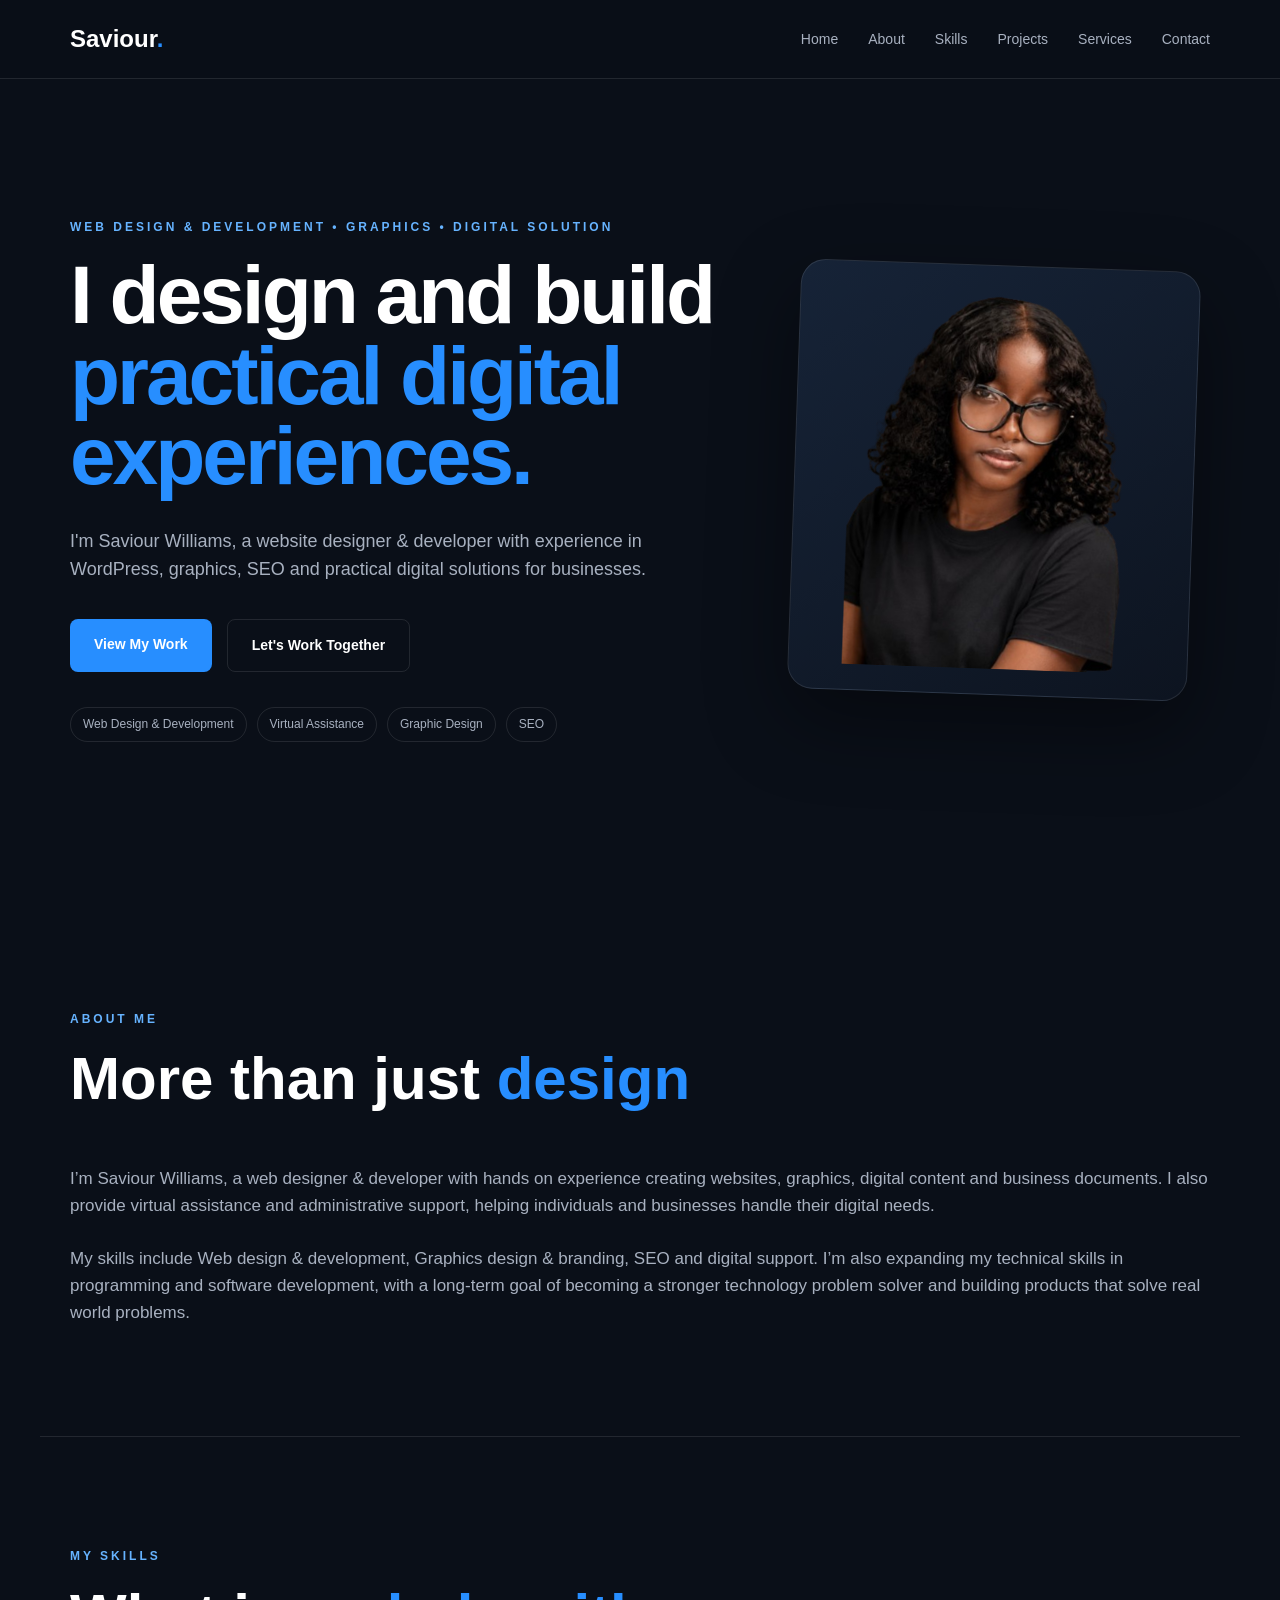
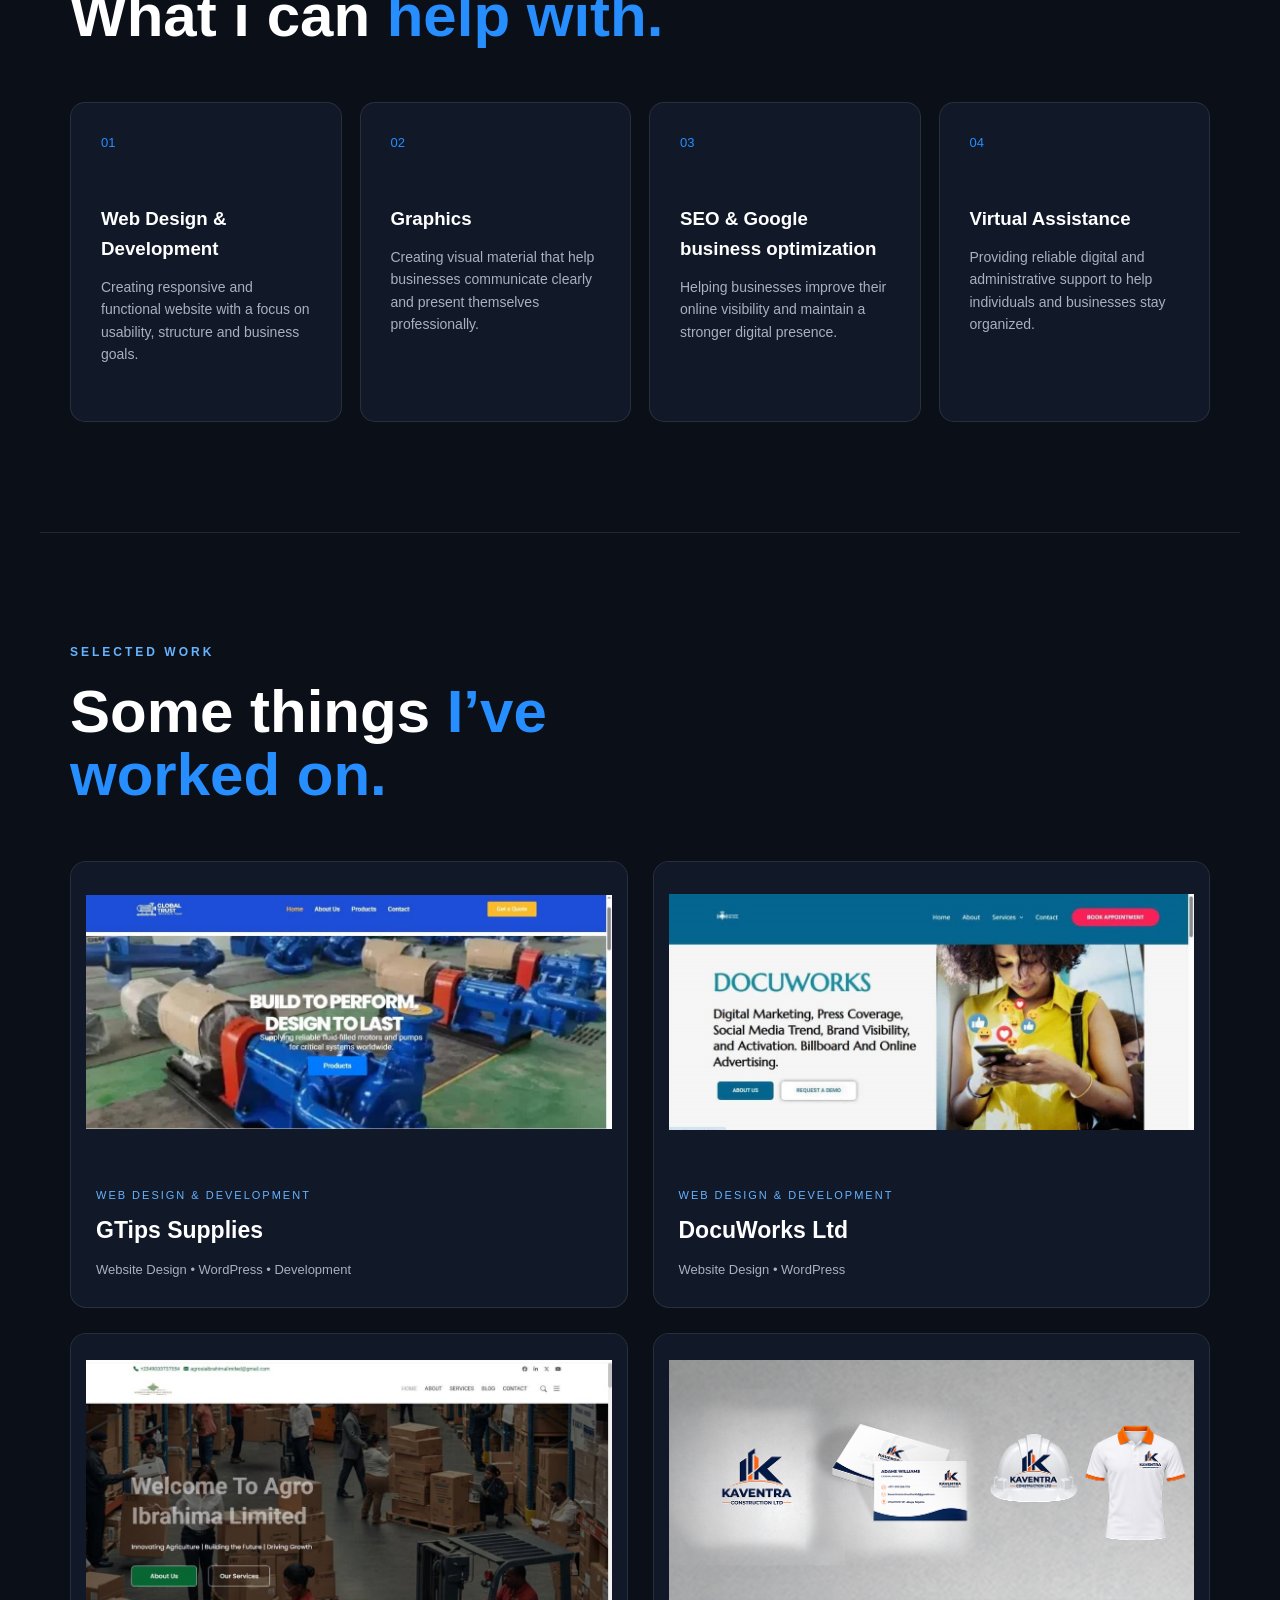
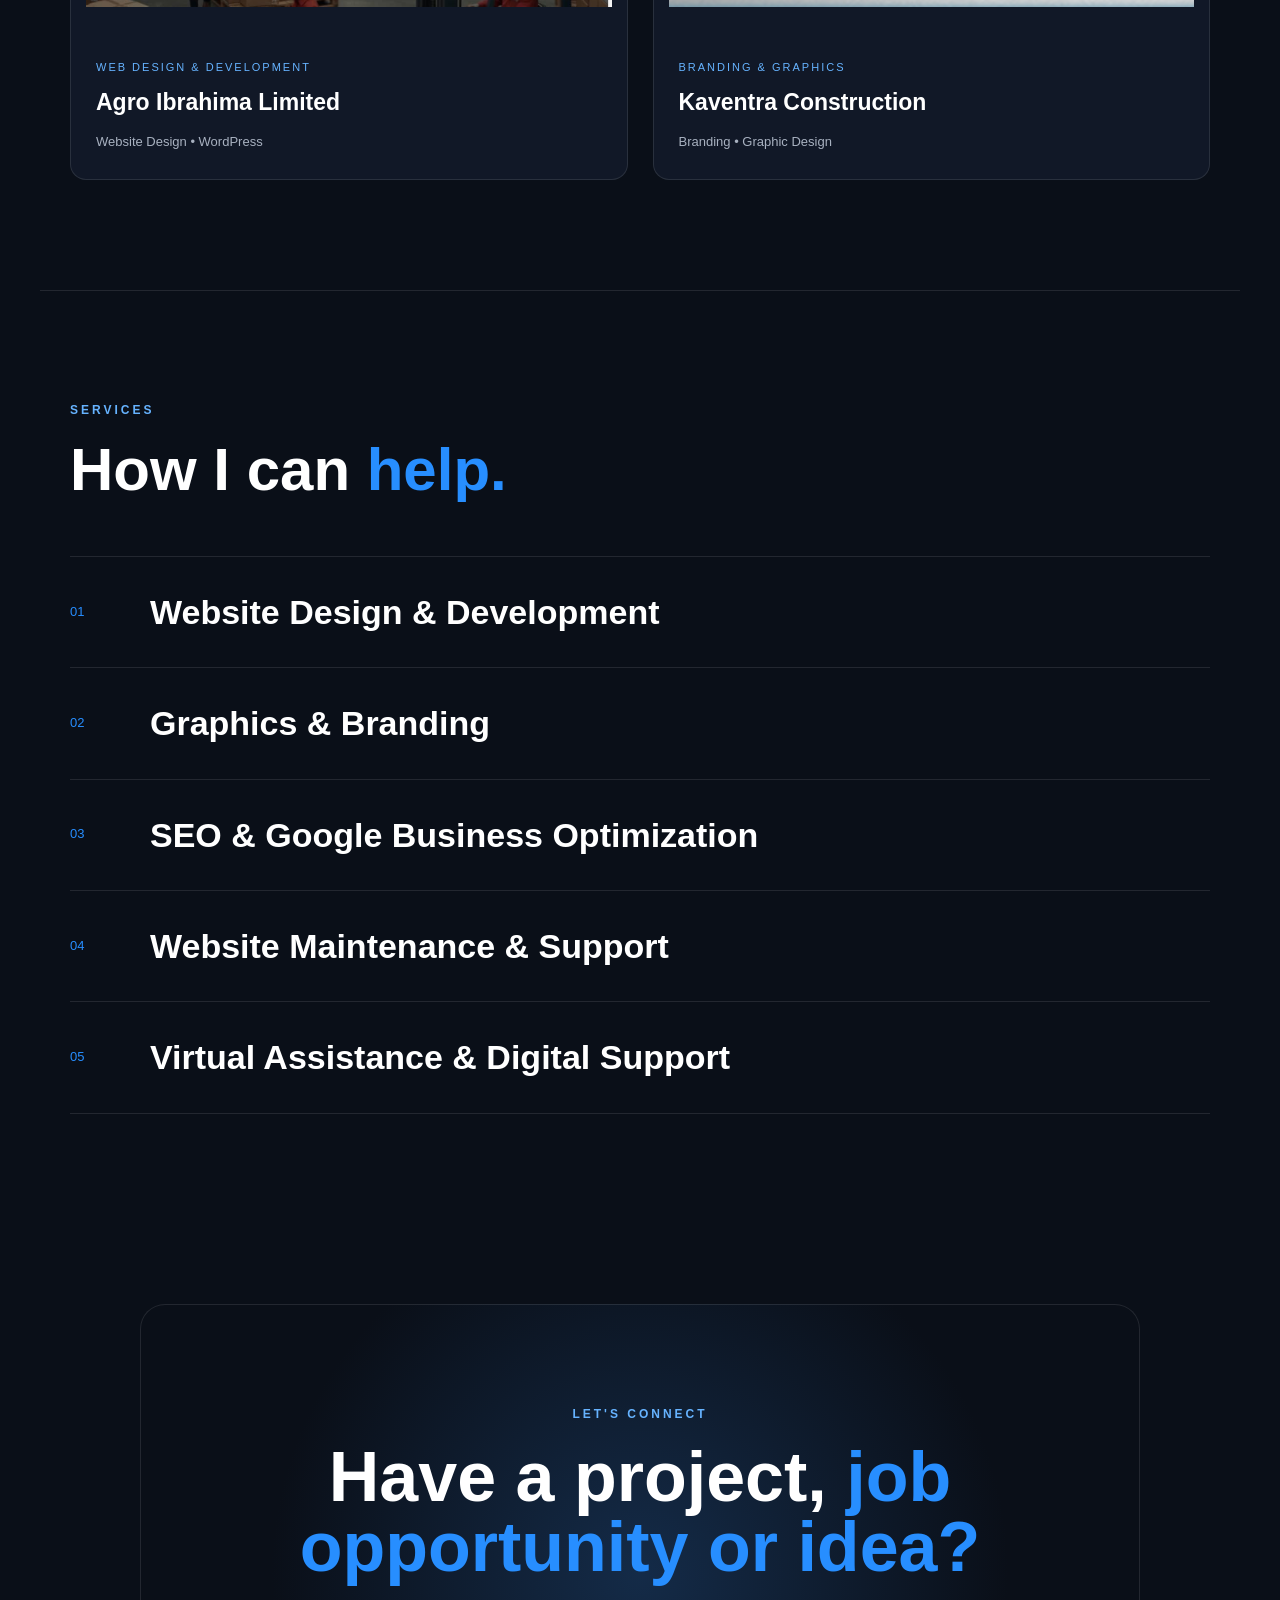
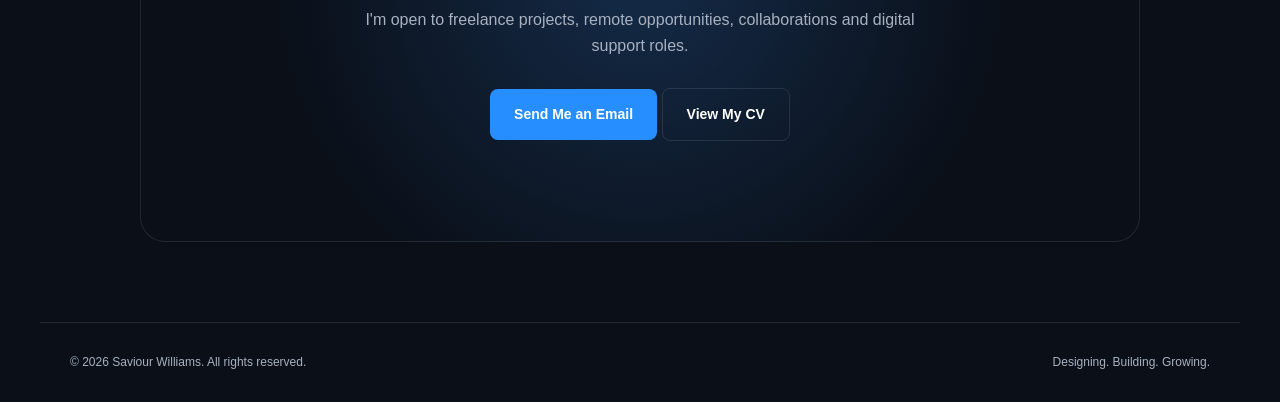
<file: index.html>
<!DOCTYPE html>
<html lang="en">
<head>
    <meta charset="UTF-8">
    <meta name="viewport" content="width=device-width, initial-scale=1.0">

    <title>Saviour Williams | Digital & Web Professional</title>

    <meta
        name="description"
        content="Saviour Williams — Web Designer, WordPress Specialist, Graphics Designer and Digital Problem Solver."
    >

    <link rel="stylesheet" href="style.css">
</head>

<body>

    <!-- NAVIGATION -->
    <header class="header">
        <nav class="navbar">

            <a href="#home" class="logo">
                Saviour<span>.</span>
            </a>

            <button class="menu-toggle" id="menuToggle" aria-label="Open navigation">
                ☰
            </button>

            <ul class="nav-links" id="navLinks">
    <li><a href="index.html">Home</a></li>
    <li><a href="about.html">About</a></li>
    <li><a href="skills.html">Skills</a></li>
    <li><a href="projects.html">Projects</a></li>
    <li><a href="services.html">Services</a></li>
    <li><a href="contact.html">Contact</a></li>
</ul>


        </nav>
    </header>


    <!-- HERO -->
    <main>

        <section class="hero" id="home">

            <div class="hero-content">

                <p class="eyebrow">
                    WEB DESIGN & DEVELOPMENT • GRAPHICS  • DIGITAL SOLUTION
                </p>

                <h1>
                    I design and build
                    <span>practical digital experiences.</span>
                </h1>

                <p class="hero-text">
                    I'm Saviour Williams, a website designer & developer
                    with experience in WordPress, graphics, SEO and practical digital
                    solutions for businesses.
                </p>

                <div class="hero-buttons">
                    <a href="projects.html" class="btn primary-btn">
                        View My Work
                    </a>

                    <a href="contact.html" class="btn secondary-btn">
                        Let's Work Together
                    </a>
                </div>

                <div class="hero-skills">
                    <span>Web Design & Development </span>
                    <span>Virtual Assistance </span>
                    <span>Graphic Design </span>
                    <span>SEO</span>
                </div>

            </div>


            <div class="hero-visual">

    <div class="visual-card">

        <img src="images/saviour.jpg" alt="Saviour Williams">

    </div>

</div>


        </section>


        <!-- ABOUT -->
        <section class="section about" id="about">

            <div class="section-heading">
                <p class="eyebrow">ABOUT ME</p>

                <h2>
                    More than just
                    <span>design</span>
                </h2>
            </div>

            <div class="about-content">

                <p>
                    I’m Saviour Williams, a web designer & developer with
                    hands on experience creating websites, graphics, digital content and
                    business documents. I also provide virtual assistance and administrative
                    support, helping individuals and businesses handle their digital needs.
                </p>

                <p>
                    My skills include Web design & development, Graphics design & branding,
                    SEO and digital support. I’m also expanding my
                    technical skills in programming and software development,
                    with a long-term goal of becoming a stronger technology problem solver
                    and building products that solve real world problems.
                </p>

            </div>

        </section>


        <!-- SKILLS -->
        <section class="section skills" id="skills">

            <div class="section-heading">
                <p class="eyebrow">MY SKILLS </p>

                <h2>
                    What i can
                    <span>help with.</span>
                </h2>
            </div>

            <div class="skills-grid">

                <article class="skill-card">
                    <div class="skill-number">01</div>
                    <h3>Web Design & Development </h3>
                    <p>
                        Creating responsive and functional website with a
                        focus on usability, structure and business goals.
                    </p>
                   <div class="skill-tags">
                       </div>
                    </article>



                <article class="skill-card">
                    <div class="skill-number">02</div>
                    <h3>Graphics </h3>
                    <p>
                        Creating visual material that help businesses
                        communicate clearly and present themselves professionally.
                    </p>
                </article>

                <article class="skill-card">
                    <div class="skill-number">03</div>
                    <h3>SEO & Google business optimization </h3>
                    <p>
                        Helping businesses improve their online visibility
                        and maintain a stronger digital presence.
                    </p>
                </article>

                <article class="skill-card">
                    <div class="skill-number">04</div>
                    <h3>Virtual Assistance </h3>
                    <p>
                        Providing reliable digital and administrative support
                        to help individuals and businesses stay organized.
                    </p>
                </article>

            </div>

        </section>


        <!-- PROJECTS -->
<section class="section projects" id="projects">

    <div class="section-heading">
        <p class="eyebrow">SELECTED WORK</p>

        <h2>
            Some things
            <span>I’ve worked on.</span>
        </h2>
    </div>

    <div class="projects-grid">

        <!-- PROJECT 01 -->
        <article class="project-card">

            <div class="project-image">
                <img
                    src="images/gtips.jpg"
                    alt="GTips Supplies website"
                >
            </div>

            <div class="project-info">
                <p class="project-category">
                    WEB DESIGN & DEVELOPMENT
                </p>

                <h3>GTips Supplies</h3>

                <span>
                    Website Design • WordPress • Development
                </span>
            </div>

        </article>


        <!-- PROJECT 02 -->
        <article class="project-card">

            <div class="project-image">
                <img
                    src="images/docuworks.jpg"
                    alt="DocuWorks Ltd website"
                >
            </div>

            <div class="project-info">
                <p class="project-category">
                    WEB DESIGN & DEVELOPMENT
                </p>

                <h3>DocuWorks Ltd</h3>

                <span>
                    Website Design • WordPress
                </span>
            </div>

        </article>


        <!-- PROJECT 03 -->
        <article class="project-card">

            <div class="project-image">
                <img
                    src="images/agro-ibrahima.jpg"
                    alt="Agro Ibrahima Limited website"
                >
            </div>

            <div class="project-info">
                <p class="project-category">
                    WEB DESIGN & DEVELOPMENT
                </p>

                <h3>Agro Ibrahima Limited</h3>

                <span>
                    Website Design • WordPress
                </span>
            </div>

        </article>


        <!-- PROJECT 04 -->
        <article class="project-card">

            <div class="project-image">
                <img
                    src="images/kaventra.jpg"
                    alt="Kaventra Construction branding"
                >
            </div>

            <div class="project-info">
                <p class="project-category">
                    BRANDING & GRAPHICS
                </p>

                <h3>Kaventra Construction</h3>

                <span>
                    Branding • Graphic Design
                </span>
            </div>

        </article>

    </div>

</section>



        <!-- SERVICES -->
<section class="section services" id="services">

    <div class="section-heading">
        <p class="eyebrow">SERVICES</p>

        <h2>
            How I can
            <span>help.</span>
        </h2>
    </div>

    <div class="services-list">

        <div>
            <span>01</span>
            <h3>Website Design & Development</h3>
        </div>

        <div>
            <span>02</span>
            <h3>Graphics & Branding</h3>
        </div>

        <div>
            <span>03</span>
            <h3>SEO & Google Business Optimization</h3>
        </div>

        <div>
            <span>04</span>
            <h3>Website Maintenance & Support</h3>
        </div>

        <div>
            <span>05</span>
            <h3>Virtual Assistance & Digital Support</h3>
        </div>

    </div>

</section>

        <!-- CONTACT -->
<section class="contact" id="contact">

    <p class="eyebrow">LET'S CONNECT</p>

    <h2>
        Have a project,
        <span>job opportunity or idea?</span>
    </h2>

    <p>
        I'm open to freelance projects, remote opportunities,
        collaborations and digital support roles.
    </p>

    <div class="contact-buttons">

        <a href="mailto:saviourwilly4@gmail.com" class="btn primary-btn">
            Send Me an Email
        </a>

        <a href="#" class="btn secondary-btn">
            View My CV
        </a>

    </div>

</section>

    </main>


    <!-- FOOTER -->
    <footer>

        <p>
            © 2026 Saviour Williams. All rights reserved.
        </p>

        <p>
            Designing. Building. Growing.
        </p>

    </footer>


    <script src="script.js"></script>

</body>
</html>
</file>
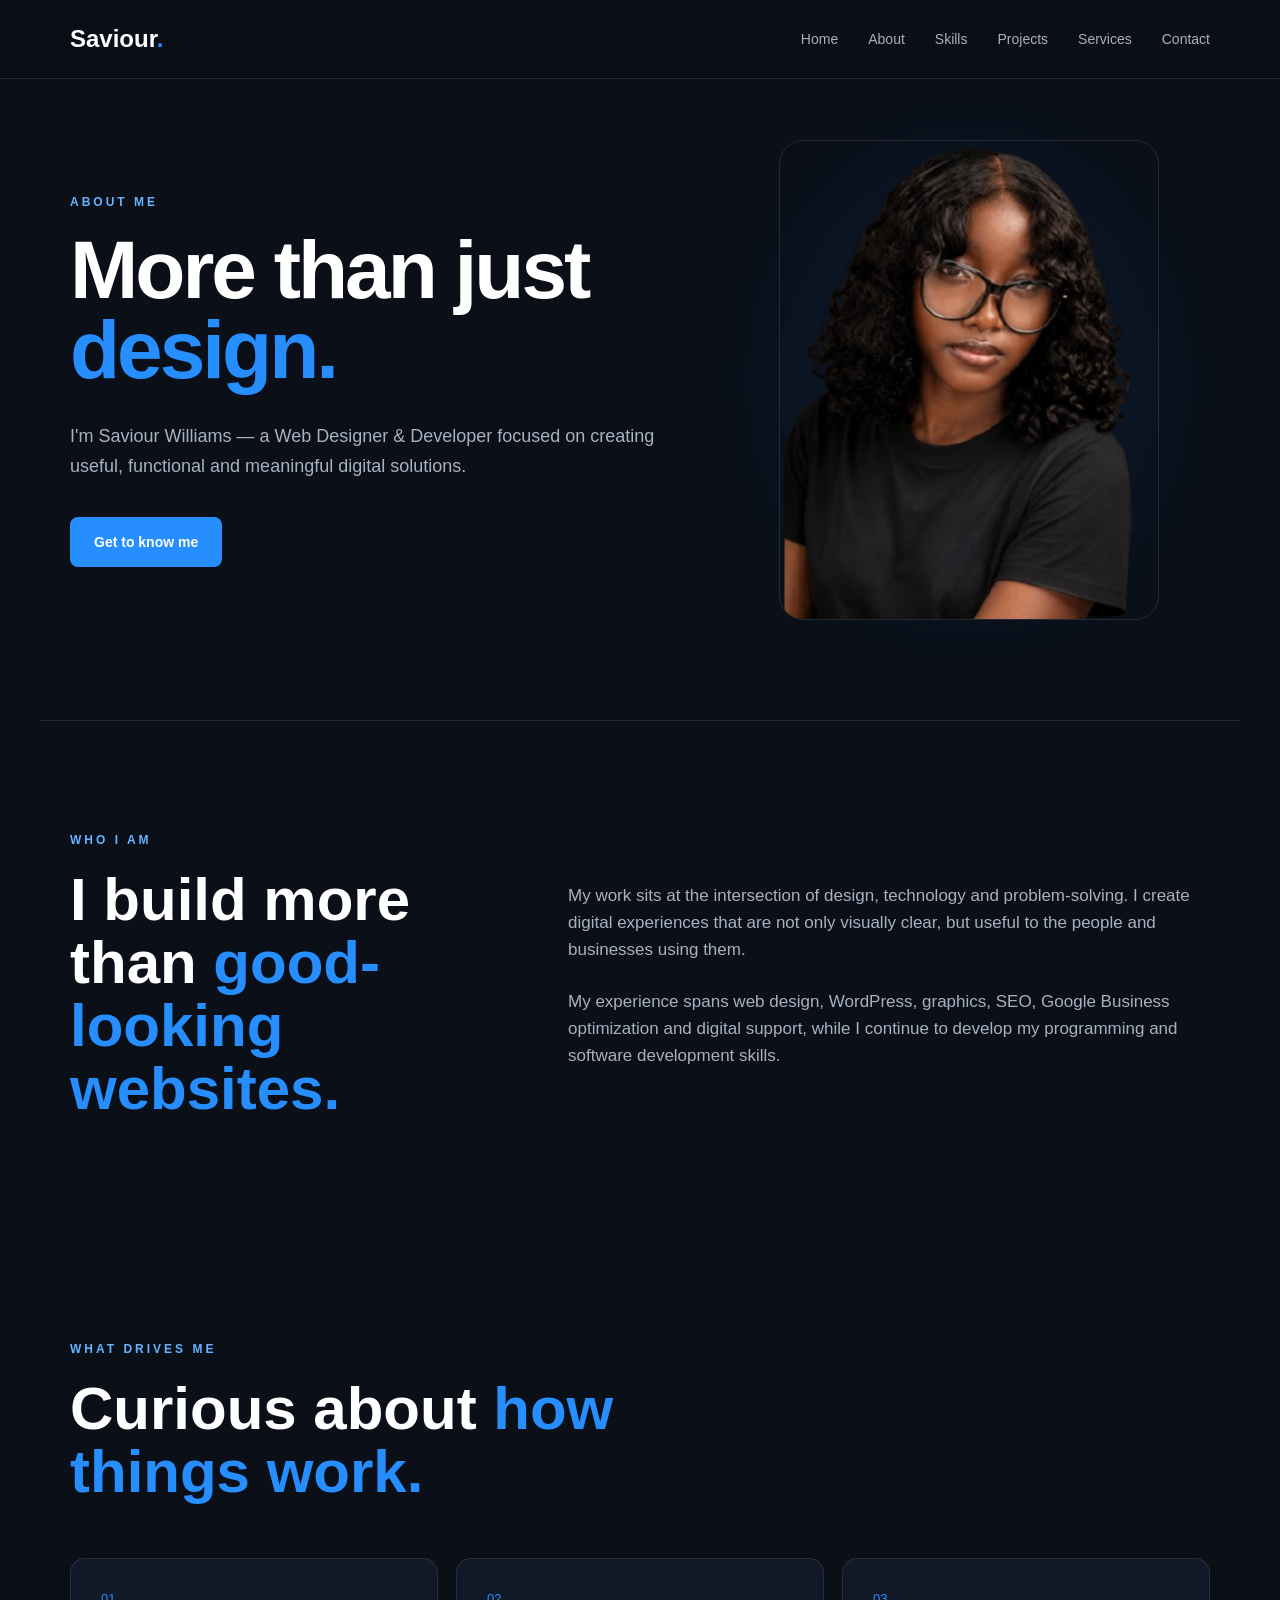
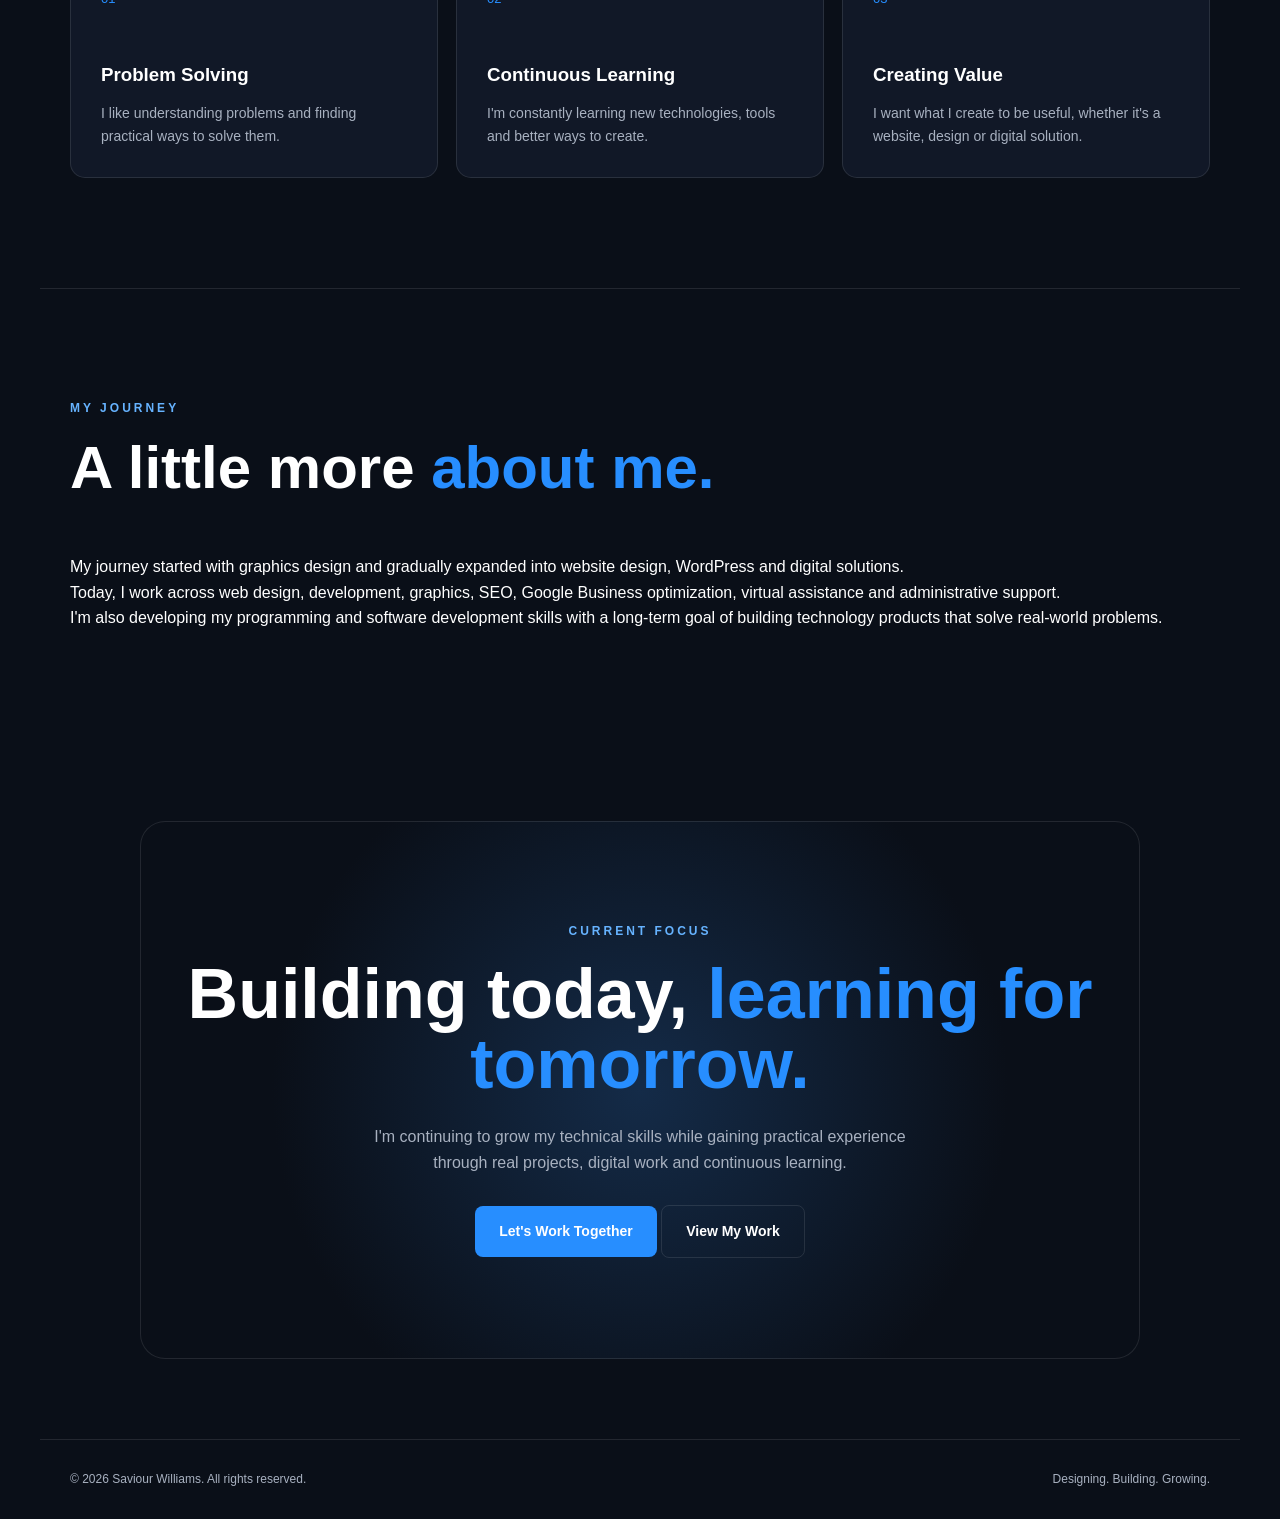
<file: about.html>
<!DOCTYPE html>
<html lang="en">

<head>
    <meta charset="UTF-8">
    <meta name="viewport" content="width=device-width, initial-scale=1.0">

    <title>About | Saviour Williams</title>

    <meta
        name="description"
        content="Learn more about Saviour Williams, a Web Designer & Developer focused on creating useful digital solutions."
    >

    <link rel="stylesheet" href="style.css">
</head>

<body>

    <!-- NAVIGATION -->
    <header class="header">

        <nav class="navbar">

            <a href="index.html" class="logo">
                Saviour<span>.</span>
            </a>

            <button
                class="menu-toggle"
                id="menuToggle"
                aria-label="Open navigation"
            >
                ☰
            </button>

            <ul class="nav-links" id="navLinks">

                <li>
                    <a href="index.html">Home</a>
                </li>

                <li>
                    <a href="about.html">About</a>
                </li>

                <li>
                    <a href="skills.html">Skills</a>
                </li>

                <li>
                    <a href="projects.html">Projects</a>
                </li>

                <li>
                    <a href="services.html">Services</a>
                </li>

                <li>
                    <a href="contact.html">Contact</a>
                </li>

            </ul>

        </nav>

    </header>


    <!-- ABOUT HERO -->
    <main>

        <section class="about-hero">

            <div class="about-hero-content">

                <p class="eyebrow">
                    ABOUT ME
                </p>

                <h1>
                    More than just
                    <span>design.</span>
                </h1>

                <p class="about-hero-text">
                    I'm Saviour Williams — a Web Designer & Developer
                    focused on creating useful, functional and
                    meaningful digital solutions.
                </p>

                <a href="#about-intro" class="btn primary-btn">
                    Get to know me
                </a>

            </div>


            <div class="about-hero-image">

                <div class="image-glow"></div>

                <img
                    src="images/saviour.jpg"
                    alt="Saviour Williams"
                >

            </div>

        </section>


        <!-- SHORT INTRODUCTION -->
        <section class="section about-intro" id="about-intro">

            <div class="about-intro-heading">

                <p class="eyebrow">
                    WHO I AM
                </p>

                <h2>
                    I build more than
                    <span>good-looking websites.</span>
                </h2>

            </div>


            <div class="about-intro-text">

                <p>
                    My work sits at the intersection of design,
                    technology and problem-solving. I create digital
                    experiences that are not only visually clear, but
                    useful to the people and businesses using them.
                </p>

                <p>
                    My experience spans web design, WordPress,
                    graphics, SEO, Google Business optimization and
                    digital support, while I continue to develop my
                    programming and software development skills.
                </p>

            </div>

        </section>


        <!-- WHAT DRIVES ME -->
        <section class="section about-values">

            <div class="section-heading">

                <p class="eyebrow">
                    WHAT DRIVES ME
                </p>

                <h2>
                    Curious about
                    <span>how things work.</span>
                </h2>

            </div>


            <div class="values-grid">

                <article class="skill-card">

                    <div class="skill-number">
                        01
                    </div>

                    <h3>
                        Problem Solving
                    </h3>

                    <p>
                        I like understanding problems and finding
                        practical ways to solve them.
                    </p>

                </article>


                <article class="skill-card">

                    <div class="skill-number">
                        02
                    </div>

                    <h3>
                        Continuous Learning
                    </h3>

                    <p>
                        I'm constantly learning new technologies,
                        tools and better ways to create.
                    </p>

                </article>


                <article class="skill-card">

                    <div class="skill-number">
                        03
                    </div>

                    <h3>
                        Creating Value
                    </h3>

                    <p>
                        I want what I create to be useful, whether
                        it's a website, design or digital solution.
                    </p>

                </article>

            </div>

        </section>


        <!-- DETAILED ABOUT -->
        <section class="section detailed-about">

            <div class="section-heading">

                <p class="eyebrow">
                    MY JOURNEY
                </p>

                <h2>
                    A little more
                    <span>about me.</span>
                </h2>

            </div>


            <div class="detailed-about-content">

                <p>
                    My journey started with graphics design and
                    gradually expanded into website design,
                    WordPress and digital solutions.
                </p>

                <p>
                    Today, I work across web design, development,
                    graphics, SEO, Google Business optimization,
                    virtual assistance and administrative support.
                </p>

                <p>
                    I'm also developing my programming and software
                    development skills with a long-term goal of
                    building technology products that solve
                    real-world problems.
                </p>

            </div>

        </section>


        <!-- CURRENT FOCUS -->
        <section class="contact">

            <p class="eyebrow">
                CURRENT FOCUS
            </p>

            <h2>
                Building today,
                <span>learning for tomorrow.</span>
            </h2>

            <p>
                I'm continuing to grow my technical skills while
                gaining practical experience through real projects,
                digital work and continuous learning.
            </p>

            <div class="contact-buttons">

                <a href="contact.html" class="btn primary-btn">
                    Let's Work Together
                </a>

                <a href="projects.html" class="btn secondary-btn">
                    View My Work
                </a>

            </div>

        </section>

    </main>


    <!-- FOOTER -->
    <footer>

        <p>
            © 2026 Saviour Williams. All rights reserved.
        </p>

        <p>
            Designing. Building. Growing.
        </p>

    </footer>


    <script src="script.js"></script>

</body>

</html>
</file>
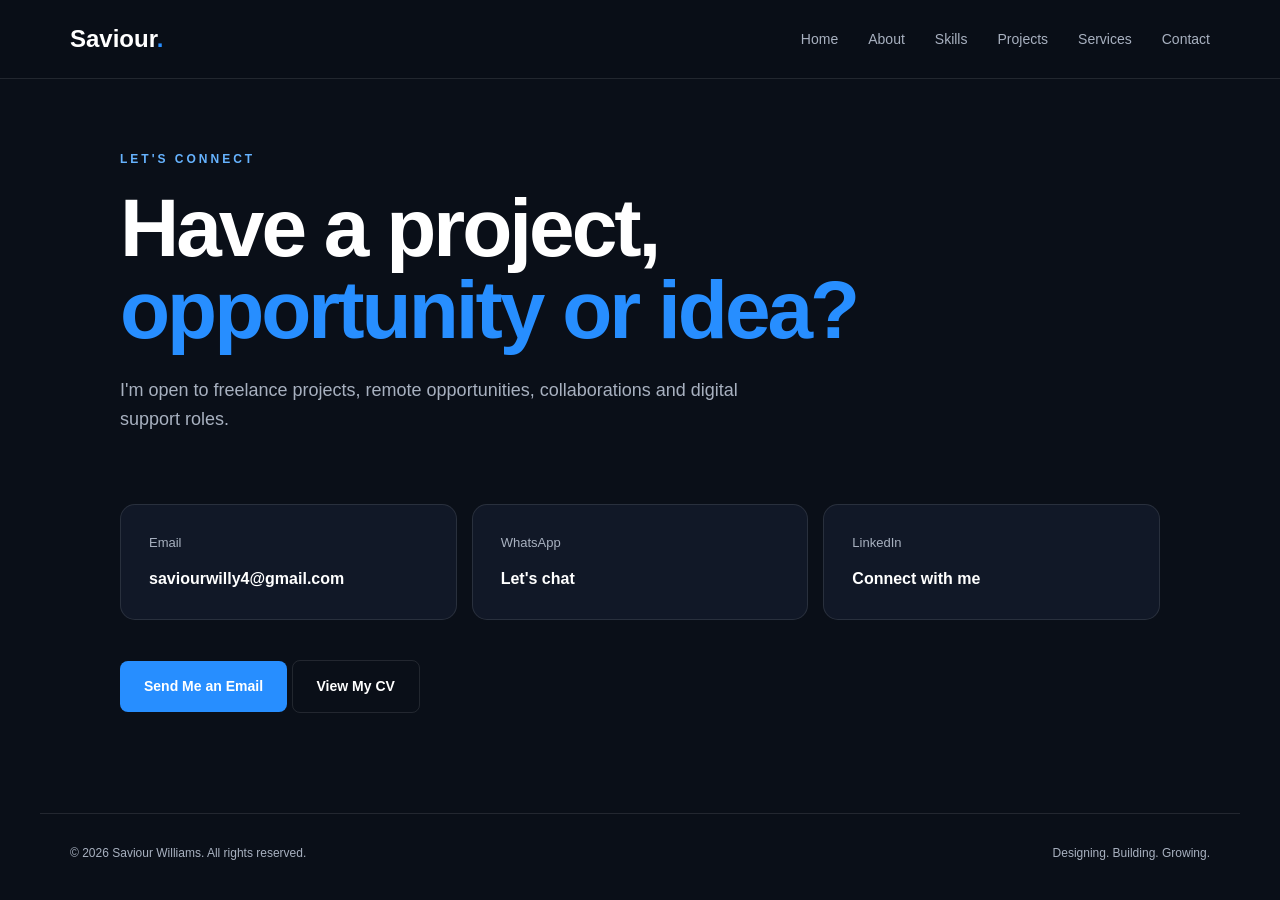
<file: contact.html>
<!DOCTYPE html>
<html lang="en">

<head>
    <meta charset="UTF-8">
    <meta name="viewport" content="width=device-width, initial-scale=1.0">

    <title>Contact | Saviour Williams</title>

    <meta
        name="description"
        content="Contact Saviour Williams for web design, digital support, freelance projects and remote opportunities."
    >

    <link rel="stylesheet" href="style.css">
</head>

<body>

    <!-- NAVIGATION -->
    <header class="header">

        <nav class="navbar">

            <a href="index.html" class="logo">
                Saviour<span>.</span>
            </a>

            <button class="menu-toggle" id="menuToggle">
                ☰
            </button>

            <ul class="nav-links" id="navLinks">

                <li><a href="index.html">Home</a></li>
                <li><a href="about.html">About</a></li>
                <li><a href="skills.html">Skills</a></li>
                <li><a href="projects.html">Projects</a></li>
                <li><a href="services.html">Services</a></li>
                <li><a href="contact.html">Contact</a></li>

            </ul>

        </nav>

    </header>


    <main>

        <section class="contact-page">

            <div class="contact-page-heading">

                <p class="eyebrow">
                    LET'S CONNECT
                </p>

                <h1>
                    Have a project,
                    <span>opportunity or idea?</span>
                </h1>

                <p>
                    I'm open to freelance projects, remote opportunities,
                    collaborations and digital support roles.
                </p>

            </div>


            <div class="contact-options">

                <a
                    href="mailto:saviourwilly4@gmail.com"
                    class="contact-option"
                >

                    <span>Email</span>

                    <strong>
                        saviourwilly4@gmail.com
                    </strong>

                </a>


                <a
                    href="https://wa.me/09134328606"
                    class="contact-option"
                    target="_blank"
                >

                    <span>WhatsApp</span>

                    <strong>
                        Let's chat
                    </strong>

                </a>


              <a
    href="https://www.linkedin.com/in/saviour-williams-207a2537b"
    class="contact-option"
    target="_blank"
    rel="noopener noreferrer"
>
    <span>LinkedIn</span>

    <strong>
        Connect with me
    </strong>
</a>
                </a>

            </div>


            <div class="contact-buttons">

                <a
                    href="mailto:saviourwilly4@gmail.com"
                    class="btn primary-btn"
                >
                    Send Me an Email
                </a>

                <a
                    href="YOUR-CV-LINK"
                    class="btn secondary-btn"
                >
                    View My CV
                </a>

            </div>

        </section>

    </main>


    <footer>

        <p>
            © 2026 Saviour Williams. All rights reserved.
        </p>

        <p>
            Designing. Building. Growing.
        </p>

    </footer>


    <script src="script.js"></script>

</body>

</html>
</file>
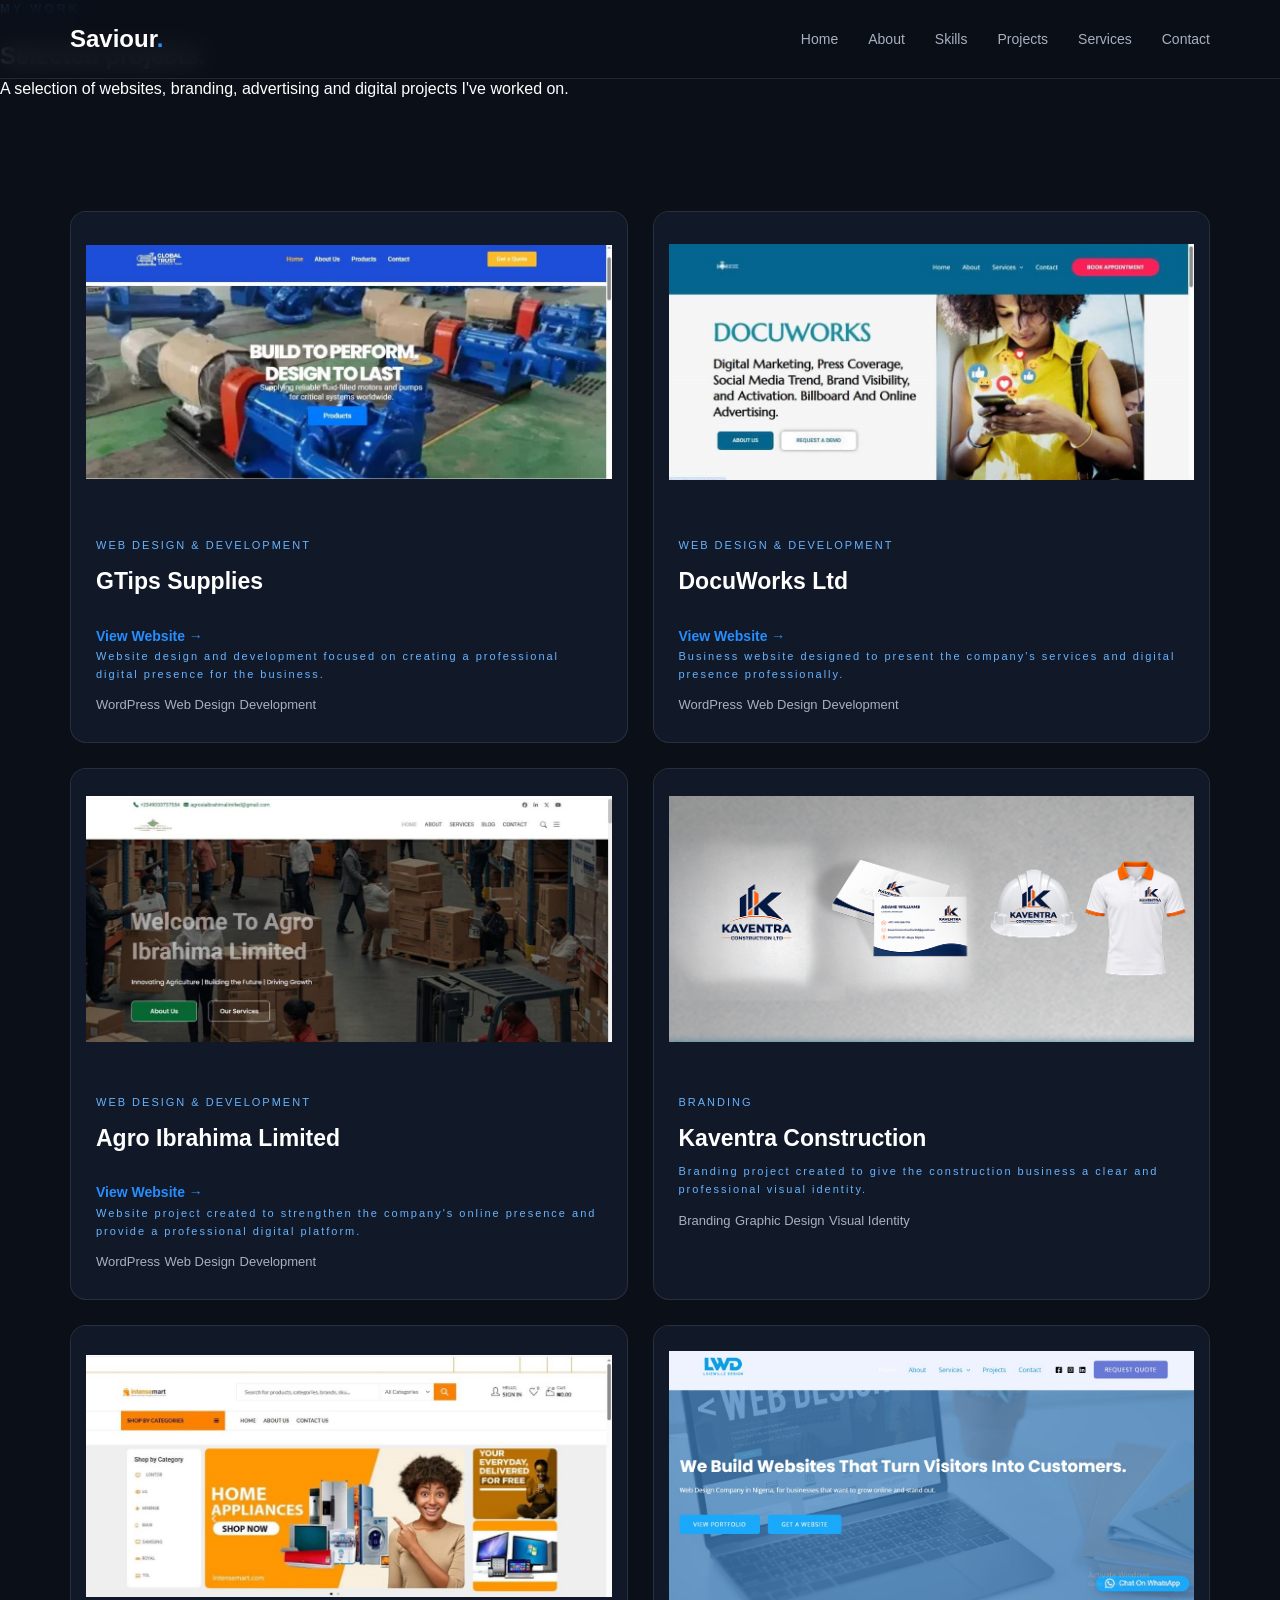
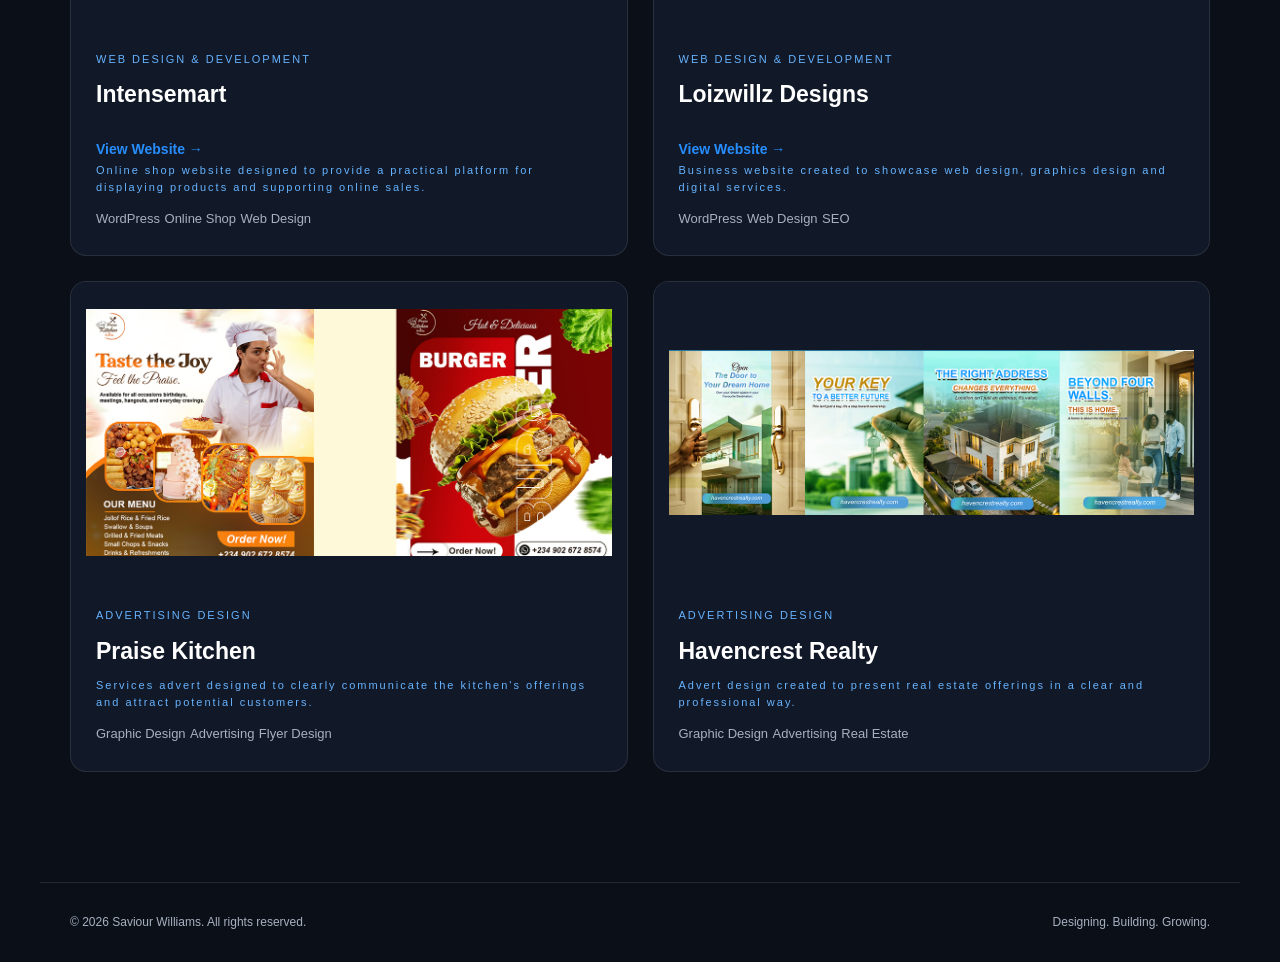
<file: projects.html>
<!DOCTYPE html>
<html lang="en">

<head>
    <meta charset="UTF-8">
    <meta name="viewport" content="width=device-width, initial-scale=1.0">

    <title>Projects | Saviour Williams</title>

    <meta
        name="description"
        content="Selected web design, branding and digital projects by Saviour Williams."
    >

    <link rel="stylesheet" href="style.css">
</head>

<body>

    <!-- NAVIGATION -->
    <header class="header">
        <nav class="navbar">

            <a href="index.html" class="logo">
                Saviour<span>.</span>
            </a>

            <button class="menu-toggle" id="menuToggle" aria-label="Open navigation">
                ☰
            </button>

            <ul class="nav-links" id="navLinks">
                <li><a href="index.html">Home</a></li>
                <li><a href="about.html">About</a></li>
                <li><a href="skills.html">Skills</a></li>
                <li><a href="projects.html">Projects</a></li>
                <li><a href="services.html">Services</a></li>
                <li><a href="contact.html">Contact</a></li>
            </ul>

        </nav>
    </header>


    <!-- PAGE HERO -->
    <main>

        <section class="page-hero">
            <div>

                <p class="eyebrow">
                    MY WORK
                </p>

                <h1>
                    Selected
                    <span>projects.</span>
                </h1>

                <p>
                    A selection of websites, branding, advertising and
                    digital projects I've worked on.
                </p>

            </div>
        </section>


        <!-- PROJECTS -->
        <section class="section projects-page">

            <div class="projects-grid">


                <!-- PROJECT 1 -->
                <article class="project-card">

                    <div class="project-image">
                        <img
                            src="images/gtips.jpg"
                            alt="GTips Supplies website"
                        >
                    </div>

                    <div class="project-info">
    <p class="project-category">
        WEB DESIGN & DEVELOPMENT
    </p>

    <h3>GTips Supplies</h3>

    <span>

    </span>

    <a
        href="https://gtipsupplies.com/"
        target="_blank"
        rel="noopener noreferrer"
        class="project-link"
    >
        View Website →
    </a>


                        <p>
                            Website design and development focused on
                            creating a professional digital presence
                            for the business.
                        </p>

                        <div class="project-tags">
                            <span>WordPress</span>
                            <span>Web Design</span>
                            <span>Development</span>
                        </div>

                    </div>

                </article>


                <!-- PROJECT 2 -->
                <article class="project-card">

                    <div class="project-image">
                        <img
                            src="images/docuworks.jpg"
                            alt="DocuWorks Ltd website"
                        >
                    </div>

                    <div class="project-info">
    <p class="project-category">
        WEB DESIGN & DEVELOPMENT
    </p>

    <h3>DocuWorks Ltd</h3>

    <span>

    </span>

    <a
        href="https://docuworksltd.com/"
        target="_blank"
        rel="noopener noreferrer"
        class="project-link"
    >
        View Website →
    </a>

                        <p>
                            Business website designed to present the
                            company's services and digital presence
                            professionally.
                        </p>

                        <div class="project-tags">
                            <span>WordPress</span>
                            <span>Web Design</span>
                            <span>Development</span>
                        </div>

                    </div>

                </article>


                <!-- PROJECT 3 -->
                <article class="project-card">

                    <div class="project-image">
                        <img
                            src="images/agro-ibrahima.jpg"
                            alt="Agro Ibrahima Limited website"
                        >
                    </div>

                    <div class="project-info">
    <p class="project-category">
        WEB DESIGN & DEVELOPMENT
    </p>

    <h3>Agro Ibrahima Limited</h3>

    <span>
    </span>

    <a
        href="https://agroibrahima.com/"
        target="_blank"
        rel="noopener noreferrer"
        class="project-link"
    >
        View Website →
    </a>
                        <p>
                            Website project created to strengthen the
                            company's online presence and provide a
                            professional digital platform.
                        </p>

                        <div class="project-tags">
                            <span>WordPress</span>
                            <span>Web Design</span>
                            <span>Development</span>
                        </div>

                    </div>

                </article>


                <!-- PROJECT 4 -->
                <article class="project-card">

                    <div class="project-image">
                        <img
                            src="images/kaventra.jpg"
                            alt="Kaventra Construction branding"
                        >
                    </div>

                    <div class="project-info">

                        <p class="project-category">
                            BRANDING
                        </p>

                        <h3>
                            Kaventra Construction
                        </h3>

                        <p>
                            Branding project created to give the
                            construction business a clear and
                            professional visual identity.
                        </p>

                        <div class="project-tags">
                            <span>Branding</span>
                            <span>Graphic Design</span>
                            <span>Visual Identity</span>
                        </div>

                    </div>

                </article>


                <!-- PROJECT 5 -->
                <article class="project-card">

                    <div class="project-image">
                        <img
                            src="images/intensemart.jpg"
                            alt="Intensemart online shop website"
                        >
                    </div>

                    <div class="project-info">

                        <p class="project-category">
                            WEB DESIGN & DEVELOPMENT
                        </p>

                        <h3>
                            Intensemart
                        </h3>
                        <a
    href="https://intensemart.com/"
    target="_blank"
    rel="noopener noreferrer"
    class="project-link"
>
    View Website →
</a>


                        <p>
                            Online shop website designed to provide
                            a practical platform for displaying
                            products and supporting online sales.
                        </p>

                        <div class="project-tags">
                            <span>WordPress</span>
                            <span>Online Shop</span>
                            <span>Web Design</span>
                        </div>

                    </div>

                </article>


                <!-- PROJECT 6 -->
                <article class="project-card">

                    <div class="project-image">
                        <img
                            src="images/loizwillz.jpg"
                            alt="Loizwillz Designs website"
                        >
                    </div>

                    <div class="project-info">

                        <p class="project-category">
                            WEB DESIGN & DEVELOPMENT
                        </p>

                        <h3>
                            Loizwillz Designs
                        </h3>
                        <a
    href="https://loizwillzdesigns.com.ng/"
    target="_blank"
    rel="noopener noreferrer"
    class="project-link"
>
    View Website →
</a>


                        <p>
                            Business website created to showcase
                            web design, graphics design and digital
                            services.
                        </p>

                        <div class="project-tags">
                            <span>WordPress</span>
                            <span>Web Design</span>
                            <span>SEO</span>
                        </div>

                    </div>

                </article>


                <!-- PROJECT 7 -->
                <article class="project-card">

                    <div class="project-image">
                        <img
                            src="images/praise-kitchen.jpg"
                            alt="Praise Kitchen services advert"
                        >
                    </div>

                    <div class="project-info">

                        <p class="project-category">
                            ADVERTISING DESIGN
                        </p>

                        <h3>
                            Praise Kitchen
                        </h3>

                        <p>
                            Services advert designed to clearly
                            communicate the kitchen's offerings
                            and attract potential customers.
                        </p>

                        <div class="project-tags">
                            <span>Graphic Design</span>
                            <span>Advertising</span>
                            <span>Flyer Design</span>
                        </div>

                    </div>

                </article>


                <!-- PROJECT 8 -->
                <article class="project-card">

                    <div class="project-image">
                        <img
                            src="images/havencrest.jpg"
                            alt="Havencrest Realty advert design"
                        >
                    </div>

                    <div class="project-info">

                        <p class="project-category">
                            ADVERTISING DESIGN
                        </p>

                        <h3>
                            Havencrest Realty
                        </h3>

                        <p>
                            Advert design created to present real
                            estate offerings in a clear and
                            professional way.
                        </p>

                        <div class="project-tags">
                            <span>Graphic Design</span>
                            <span>Advertising</span>
                            <span>Real Estate</span>
                        </div>

                    </div>

                </article>


            </div>

        </section>

    </main>


    <!-- FOOTER -->
    <footer>

        <p>
            © 2026 Saviour Williams. All rights reserved.
        </p>

        <p>
            Designing. Building. Growing.
        </p>

    </footer>


    <script src="script.js"></script>

</body>
</html>
</file>
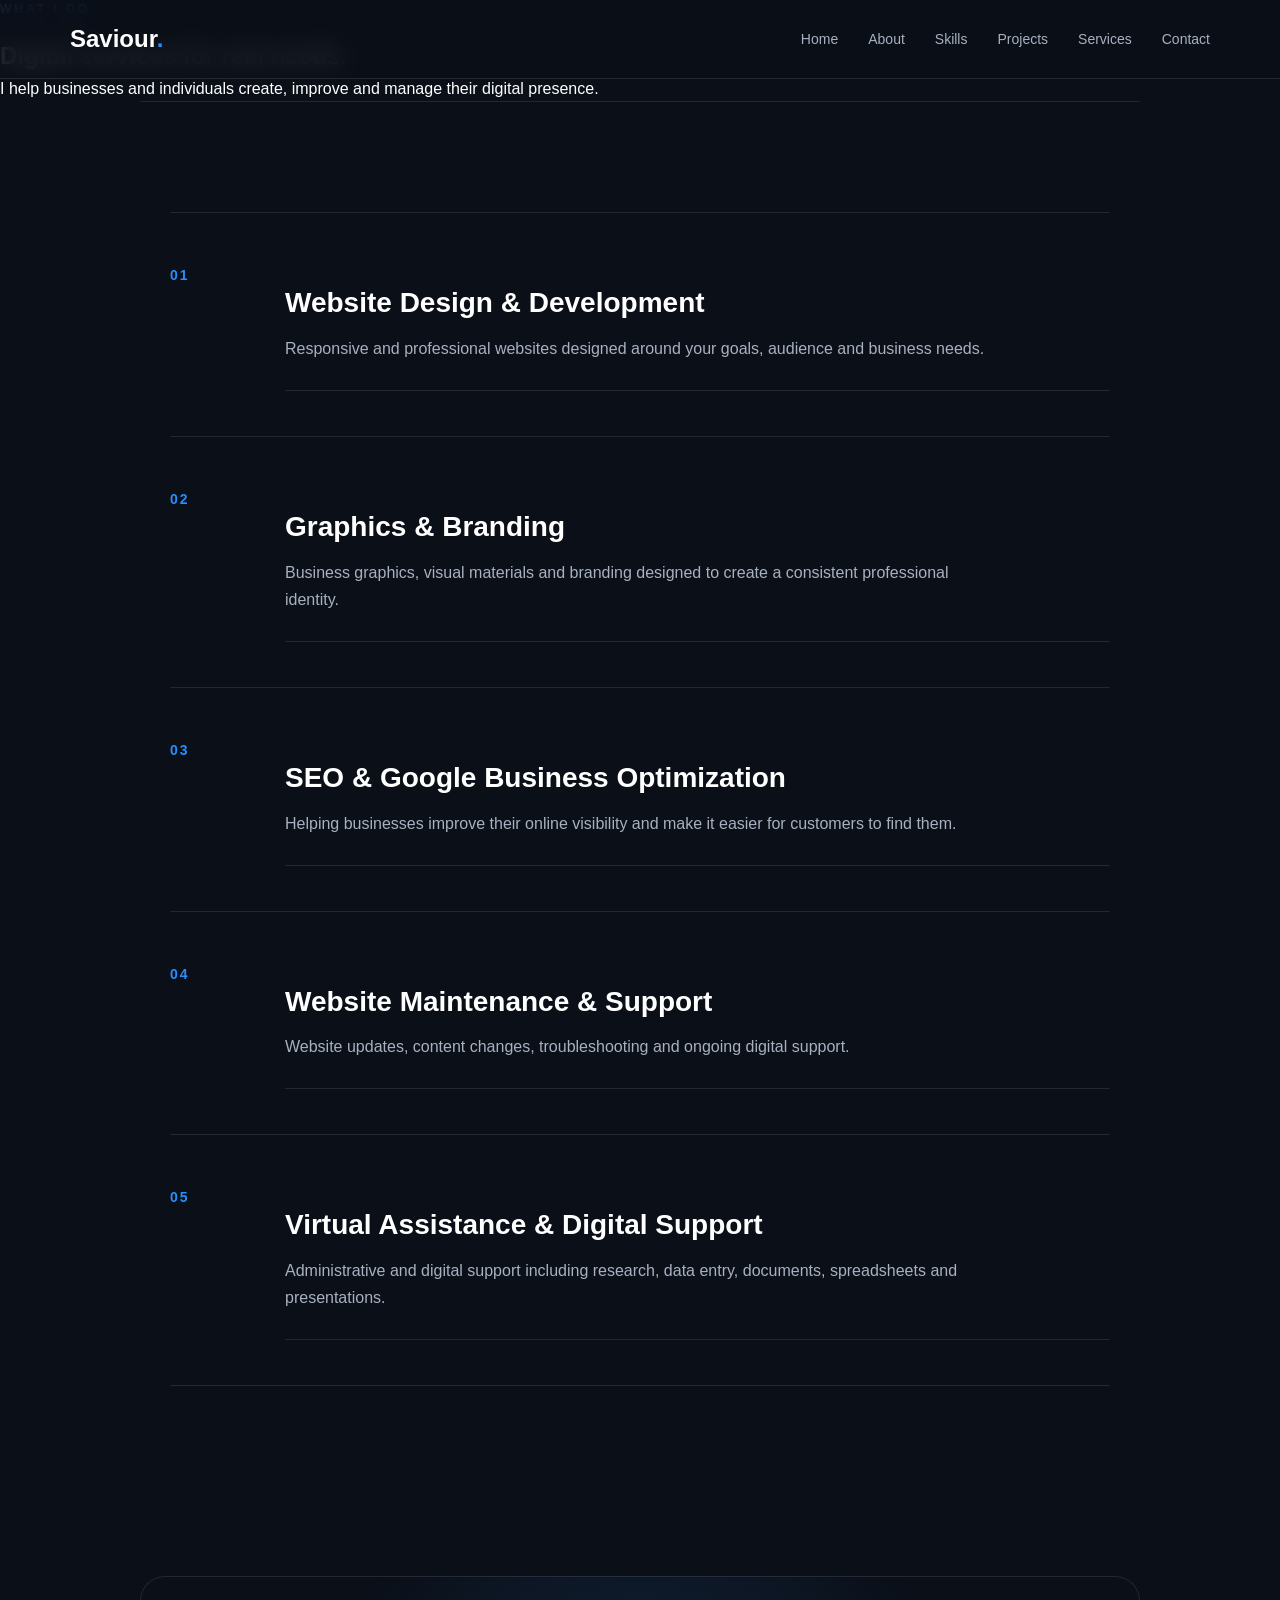
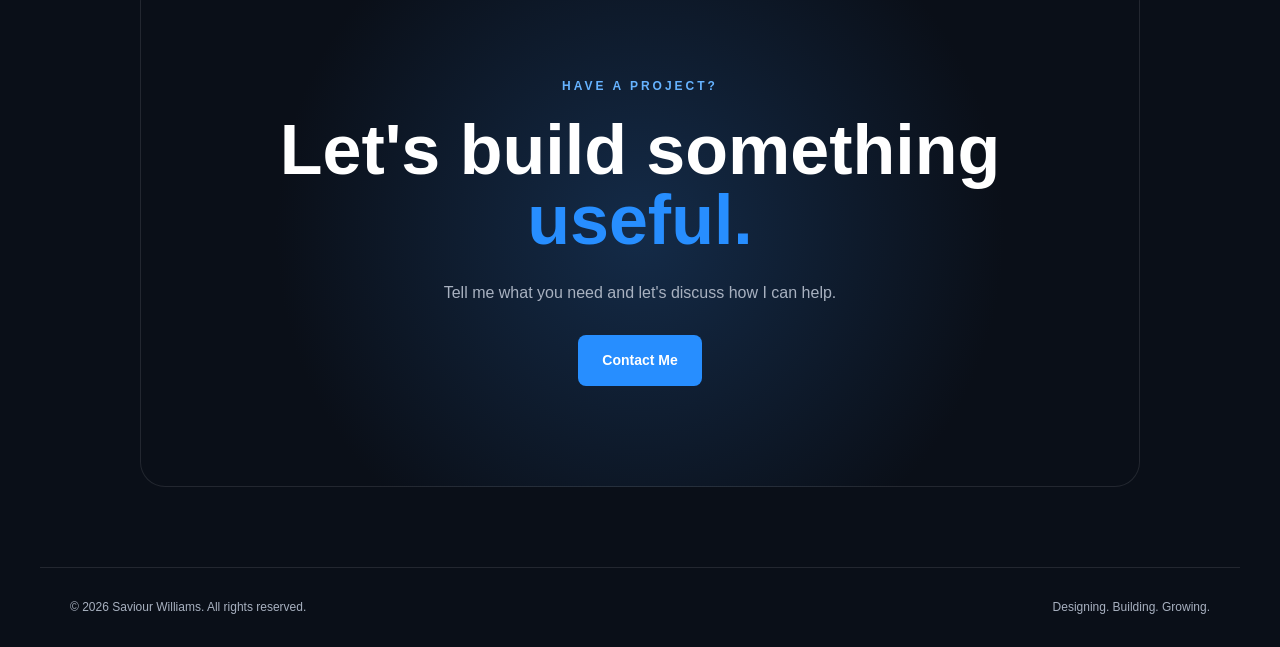
<file: services.html>
<!DOCTYPE html>
<html lang="en">

<head>
    <meta charset="UTF-8">
    <meta name="viewport" content="width=device-width, initial-scale=1.0">

    <title>Services | Saviour Williams</title>

    <meta
        name="description"
        content="Digital services offered by Saviour Williams including web design, graphics, SEO and virtual assistance."
    >

    <link rel="stylesheet" href="style.css">
</head>

<body>

    <!-- NAVIGATION -->
    <header class="header">

        <nav class="navbar">

            <a href="index.html" class="logo">
                Saviour<span>.</span>
            </a>

            <button class="menu-toggle" id="menuToggle">
                ☰
            </button>

            <ul class="nav-links" id="navLinks">

                <li><a href="index.html">Home</a></li>
                <li><a href="about.html">About</a></li>
                <li><a href="skills.html">Skills</a></li>
                <li><a href="projects.html">Projects</a></li>
                <li><a href="services.html">Services</a></li>
                <li><a href="contact.html">Contact</a></li>

            </ul>

        </nav>

    </header>


    <main>

        <section class="page-hero">

            <div>

                <p class="eyebrow">
                    WHAT I DO
                </p>

                <h1>
                    Digital services
                    <span>for real needs.</span>
                </h1>

                <p>
                    I help businesses and individuals create,
                    improve and manage their digital presence.
                </p>

            </div>

        </section>


        <section class="section services-page">

            <div class="services-list">


                <article class="service-item">

                    <span>01</span>

                    <div>
                        <h3>Website Design & Development</h3>

                        <p>
                            Responsive and professional websites
                            designed around your goals, audience
                            and business needs.
                        </p>
                    </div>

                </article>


                <article class="service-item">

                    <span>02</span>

                    <div>
                        <h3>Graphics & Branding</h3>

                        <p>
                            Business graphics, visual materials and
                            branding designed to create a consistent
                            professional identity.
                        </p>
                    </div>

                </article>


                <article class="service-item">

                    <span>03</span>

                    <div>
                        <h3>SEO & Google Business Optimization</h3>

                        <p>
                            Helping businesses improve their online
                            visibility and make it easier for customers
                            to find them.
                        </p>
                    </div>

                </article>


                <article class="service-item">

                    <span>04</span>

                    <div>
                        <h3>Website Maintenance & Support</h3>

                        <p>
                            Website updates, content changes,
                            troubleshooting and ongoing digital support.
                        </p>
                    </div>

                </article>


                <article class="service-item">

                    <span>05</span>

                    <div>
                        <h3>Virtual Assistance & Digital Support</h3>

                        <p>
                            Administrative and digital support including
                            research, data entry, documents, spreadsheets
                            and presentations.
                        </p>
                    </div>

                </article>

            </div>

        </section>


        <section class="contact">

            <p class="eyebrow">
                HAVE A PROJECT?
            </p>

            <h2>
                Let's build something
                <span>useful.</span>
            </h2>

            <p>
                Tell me what you need and let's discuss how I can help.
            </p>

            <div class="contact-buttons">

                <a href="contact.html" class="btn primary-btn">
                    Contact Me
                </a>

            </div>

        </section>

    </main>


    <footer>

        <p>
            © 2026 Saviour Williams. All rights reserved.
        </p>

        <p>
            Designing. Building. Growing.
        </p>

    </footer>


    <script src="script.js"></script>

</body>

</html>
</file>
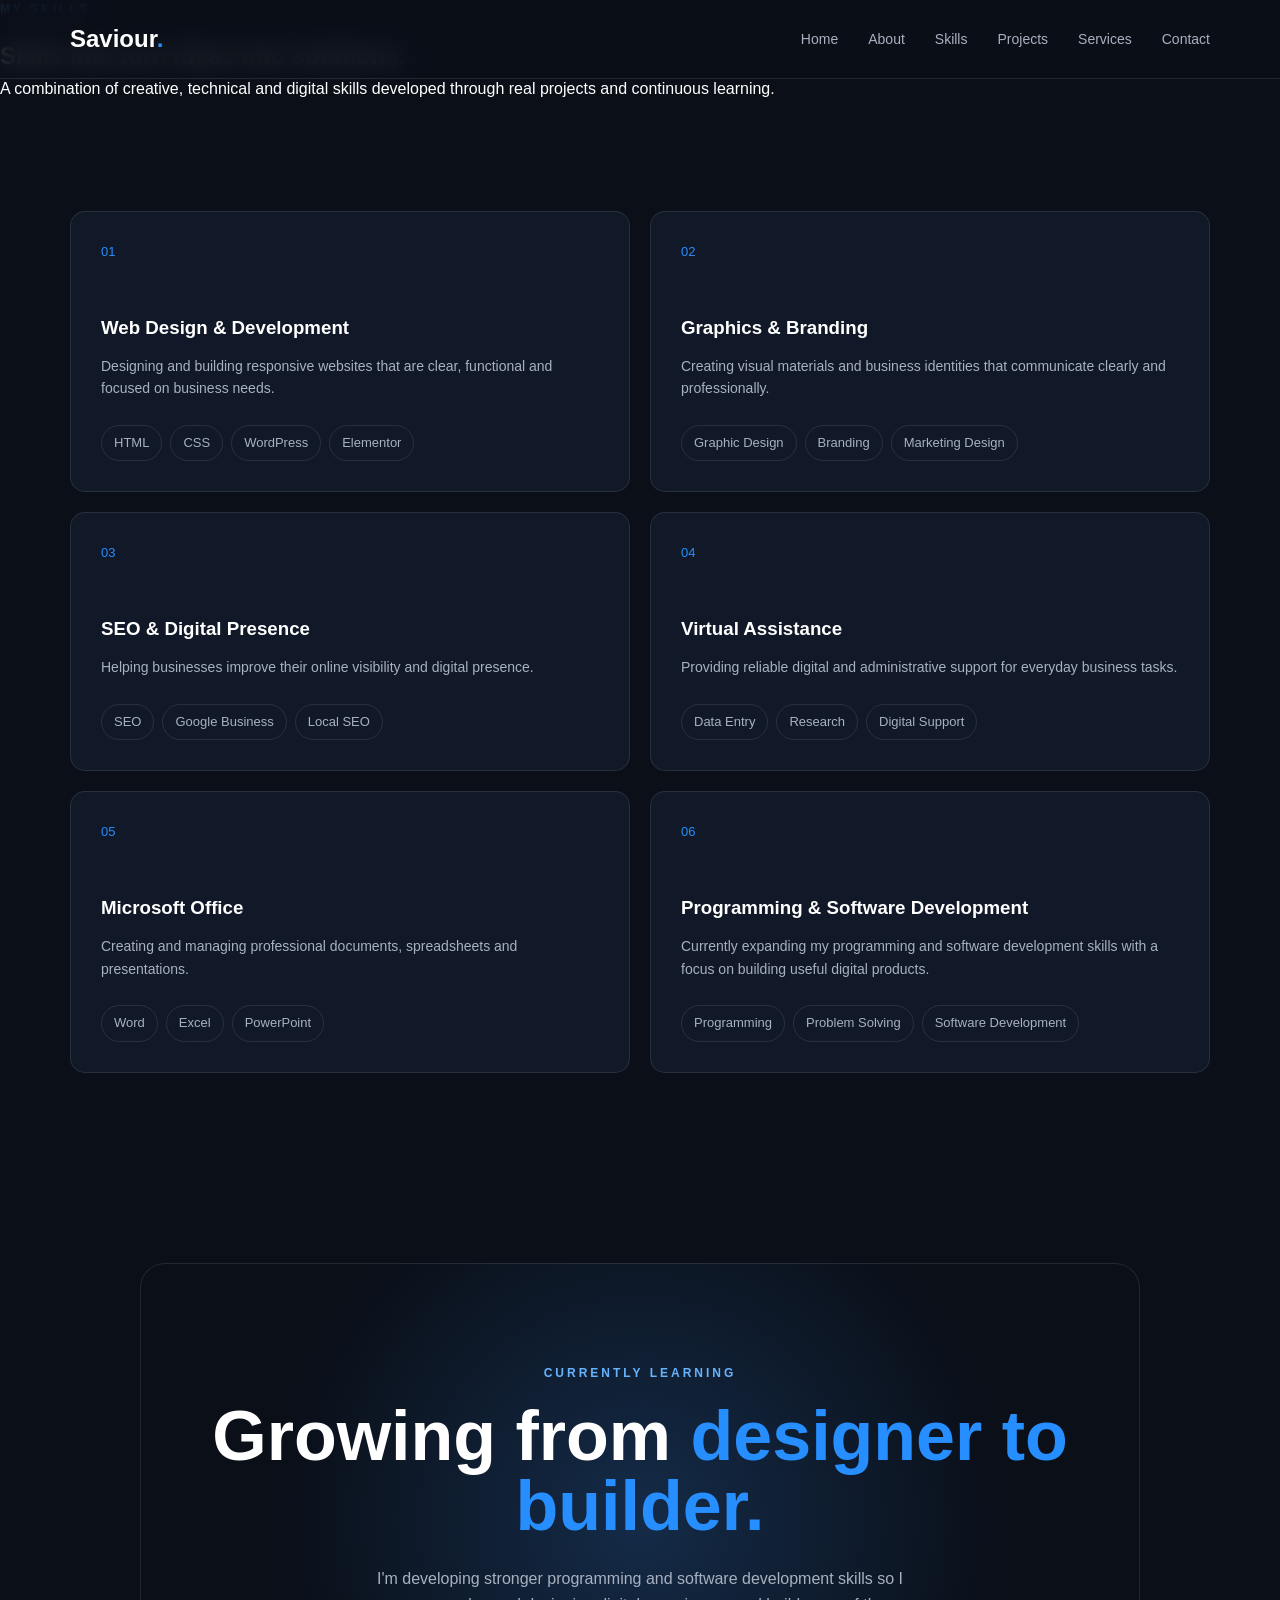
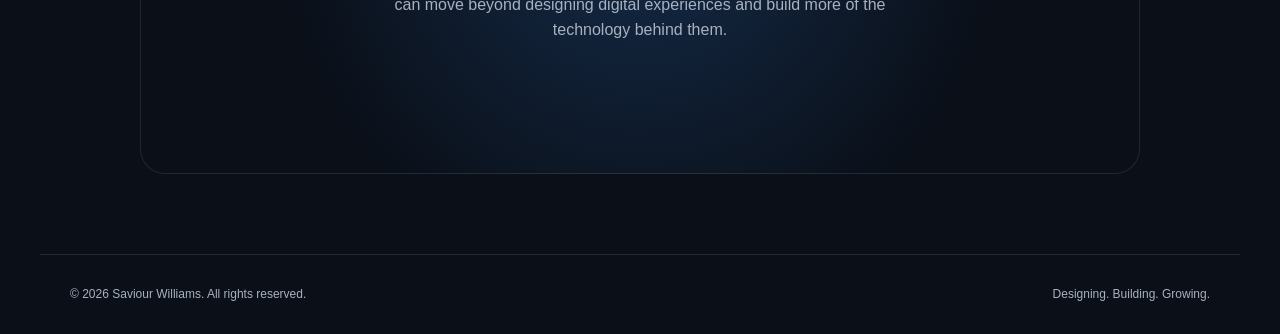
<file: skills.html>
<!DOCTYPE html>
<html lang="en">

<head>
    <meta charset="UTF-8">
    <meta name="viewport" content="width=device-width, initial-scale=1.0">

    <title>Skills | Saviour Williams</title>

    <meta
        name="description"
        content="Explore the skills and tools of Saviour Williams in web design, graphics, SEO, virtual assistance and digital support."
    >

    <link rel="stylesheet" href="style.css">
</head>

<body>

    <!-- NAVIGATION -->
    <header class="header">

        <nav class="navbar">

            <a href="index.html" class="logo">
                Saviour<span>.</span>
            </a>

            <button
                class="menu-toggle"
                id="menuToggle"
                aria-label="Open navigation"
            >
                ☰
            </button>

            <ul class="nav-links" id="navLinks">

                <li><a href="index.html">Home</a></li>
                <li><a href="about.html">About</a></li>
                <li><a href="skills.html">Skills</a></li>
                <li><a href="projects.html">Projects</a></li>
                <li><a href="services.html">Services</a></li>
                <li><a href="contact.html">Contact</a></li>

            </ul>

        </nav>

    </header>


    <main>

        <!-- SKILLS HERO -->
        <section class="page-hero">

            <div>

                <p class="eyebrow">
                    MY SKILLS
                </p>

                <h1>
                    Skills that turn
                    <span>ideas into solutions.</span>
                </h1>

                    <p>
                         A combination of creative, technical and digital
                        skills developed through real projects and
                        continuous learning.
                </p>

            </div>

        </section>


        <!-- SKILLS -->
        <section class="section skills-page">

            <div class="skills-page-grid">

                <article class="skill-card">

                    <div class="skill-number">01</div>

                    <h3>Web Design & Development</h3>

                    <p>
                        Designing and building responsive websites
                        that are clear, functional and focused on
                        business needs.
                    </p>

                    <div class="skill-tags">
                        <span>HTML</span>
                        <span>CSS</span>
                        <span>WordPress</span>
                        <span>Elementor</span>
                    </div>

                </article>


                <article class="skill-card">

                    <div class="skill-number">02</div>

                    <h3>Graphics & Branding</h3>

                    <p>
                        Creating visual materials and business
                        identities that communicate clearly and
                        professionally.
                    </p>

                    <div class="skill-tags">
                        <span>Graphic Design</span>
                        <span>Branding</span>
                        <span>Marketing Design</span>
                    </div>

                </article>


                <article class="skill-card">

                    <div class="skill-number">03</div>

                    <h3>SEO & Digital Presence</h3>

                    <p>
                        Helping businesses improve their online
                        visibility and digital presence.
                    </p>

                    <div class="skill-tags">
                        <span>SEO</span>
                        <span>Google Business</span>
                        <span>Local SEO</span>
                    </div>

                </article>


                <article class="skill-card">

                    <div class="skill-number">04</div>

                    <h3>Virtual Assistance</h3>

                    <p>
                        Providing reliable digital and administrative
                        support for everyday business tasks.
                    </p>

                    <div class="skill-tags">
                        <span>Data Entry</span>
                        <span>Research</span>
                        <span>Digital Support</span>
                    </div>

                </article>


                <article class="skill-card">

                    <div class="skill-number">05</div>

                    <h3>Microsoft Office</h3>

                    <p>
                        Creating and managing professional documents,
                        spreadsheets and presentations.
                    </p>

                    <div class="skill-tags">
                        <span>Word</span>
                        <span>Excel</span>
                        <span>PowerPoint</span>
                    </div>

                </article>


                <article class="skill-card">

                    <div class="skill-number">06</div>

                    <h3>Programming & Software Development</h3>

                    <p>
                        Currently expanding my programming and software
                        development skills with a focus on building
                        useful digital products.
                    </p>

                    <div class="skill-tags">
                        <span>Programming</span>
                        <span>Problem Solving</span>
                        <span>Software Development</span>
                    </div>

                </article>

            </div>

        </section>


        <!-- CURRENTLY LEARNING -->
        <section class="contact">

            <p class="eyebrow">
                CURRENTLY LEARNING
            </p>

            <h2>
                Growing from
                <span>designer to builder.</span>
            </h2>

            <p>
                I'm developing stronger programming and software
                development skills so I can move beyond designing
                digital experiences and build more of the technology
                behind them.
            </p>

        </section>

    </main>


    <!-- FOOTER -->
    <footer>

        <p>
            © 2026 Saviour Williams. All rights reserved.
        </p>

        <p>
            Designing. Building. Growing.
        </p>

    </footer>


    <script src="script.js"></script>

</body>

</html>
</file>
<file: style.css>
/* =========================
   RESET
========================= */

* {
    margin: 0;
    padding: 0;
    box-sizing: border-box;
}

html {
    scroll-behavior: smooth;
}

body {
    font-family: Arial, Helvetica, sans-serif;
    background: #0a0f18;
    color: #ffffff;
    line-height: 1.6;
}

a {
    text-decoration: none;
    color: inherit;
}

ul {
    list-style: none;
}


/* =========================
   VARIABLES
========================= */

:root {
    --background: #0a0f18;
    --surface: #111827;
    --surface-light: #172033;
    --blue: #278eff;
    --blue-light: #66b3ff;
    --white: #ffffff;
    --muted: #a8b1c0;
    --border: rgba(255, 255, 255, 0.1);
}


/* =========================
   NAVIGATION
========================= */

.header {
    position: fixed;
    top: 0;
    width: 100%;
    z-index: 1000;
    background: rgba(10, 15, 24, 0.85);
    backdrop-filter: blur(12px);
    border-bottom: 1px solid var(--border);
}

.navbar {
    max-width: 1200px;
    margin: auto;
    padding: 20px 30px;

    display: flex;
    align-items: center;
    justify-content: space-between;
}

.logo {
    font-size: 24px;
    font-weight: 800;
}

.logo span {
    color: var(--blue);
}

.nav-links {
    display: flex;
    gap: 30px;
}

.nav-links a {
    color: var(--muted);
    font-size: 14px;
    transition: 0.3s;
}

.nav-links a:hover {
    color: var(--white);
}

.menu-toggle {
    display: none;
    background: none;
    border: none;
    color: white;
    font-size: 26px;
    cursor: pointer;
}


/* =========================
   GENERAL
========================= */

section {
    scroll-margin-top: 90px;
}

.section {
    max-width: 1200px;
    margin: auto;
    padding: 110px 30px;
}

.eyebrow {
    color: var(--blue-light);
    font-size: 12px;
    font-weight: 700;
    letter-spacing: 3px;
    margin-bottom: 18px;
}

.section-heading {
    max-width: 700px;
    margin-bottom: 55px;
}

.section-heading h2 {
    font-size: clamp(36px, 5vw, 60px);
    line-height: 1.05;
}

.section-heading h2 span {
    color: var(--blue);
}


/* =========================
   HERO
========================= */

.hero {
    min-height: 100vh;
    max-width: 1200px;
    margin: auto;
    padding: 160px 30px 100px;

    display: grid;
    grid-template-columns: 1.2fr 0.8fr;
    align-items: center;
    gap: 60px;
}

.hero-content h1 {
    font-size: clamp(48px, 7vw, 82px);
    line-height: 0.98;
    letter-spacing: -3px;
    margin-bottom: 30px;
}

.hero-content h1 span {
    color: var(--blue);
}

.hero-text {
    max-width: 650px;
    color: var(--muted);
    font-size: 18px;
    margin-bottom: 35px;
}

.hero-buttons {
    display: flex;
    flex-wrap: wrap;
    gap: 15px;
}

.btn {
    display: inline-block;
    padding: 14px 24px;
    border-radius: 8px;
    font-weight: 700;
    font-size: 14px;
    transition: 0.3s;
}

.primary-btn {
    background: var(--blue);
    color: white;
}

.primary-btn:hover {
    transform: translateY(-3px);
}

.secondary-btn {
    border: 1px solid var(--border);
    color: white;
}

.secondary-btn:hover {
    border-color: var(--blue);
}

.hero-skills {
    display: flex;
    flex-wrap: wrap;
    gap: 10px;
    margin-top: 35px;
}

.hero-skills span {
    border: 1px solid var(--border);
    padding: 7px 12px;
    border-radius: 100px;
    font-size: 12px;
    color: var(--muted);
}


/* =========================
   HERO VISUAL
========================= */

.hero-visual {
    display: flex;
    justify-content: center;
}

.visual-card {
    width: 100%;
    max-width: 400px;
    height: 430px;

    background: linear-gradient(
        145deg,
        #162337,
        #0d1420
    );

    border: 1px solid var(--border);
    border-radius: 25px;

    padding: 25px;

    box-shadow:
        0 30px 80px rgba(0, 0, 0, 0.4);

    transform: rotate(2deg);
    overflow: hidden;
}

.visual-card img{
width: 100%;
height: 100%;
display: block;
object-fit: cover;
border-radius: 18px;
}

.visual-top {
    display: flex;
    gap: 7px;
}

.visual-top span {
    width: 10px;
    height: 10px;
    border-radius: 50%;
    background: #667085;
}

.visual-content {
    margin-top: 70px;
}

.visual-line {
    height: 15px;
    background: #25344a;
    border-radius: 5px;
    margin-bottom: 15px;
}

.visual-line.large {
    width: 80%;
    height: 30px;
    background: var(--blue);
}

.visual-line.medium {
    width: 60%;
}

.visual-line.small {
    width: 40%;
}

.visual-boxes {
    display: grid;
    grid-template-columns: repeat(3, 1fr);
    gap: 12px;
    margin-top: 50px;
}

.visual-boxes div {
    height: 130px;
    border-radius: 12px;
    background: #1b293d;
}


   ABOUT
========================= */

.about {
    display: grid;
    grid-template-columns: 1fr 1fr;
    gap: 80px;
    border-top: 1px solid var(--border);
}

.about-content {
    color: var(--muted);
    font-size: 17px;
}

.about-content p + p {
    margin-top: 25px;
}


/* =========================
   SKILLS
========================= */

.skills {
    border-top: 1px solid var(--border);
}

.skills-grid {
    display: grid;
    grid-template-columns: repeat(4, 1fr);
    gap: 18px;
}

.skill-card {
    background: var(--surface);
    padding: 30px;
    border: 1px solid var(--border);
    border-radius: 15px;
    transition: 0.3s;
}

.skill-card:hover {
    transform: translateY(-5px);
    border-color: var(--blue);
}

.skill-number {
    color: var(--blue);
    font-size: 13px;
    margin-bottom: 50px;
}

.skill-card h3 {
    margin-bottom: 12px;
}

.skill-card p {
    color: var(--muted);
    font-size: 14px;
}


/* =========================
   PROJECTS
========================= */

.projects {
    border-top: 1px solid var(--border);
}

.projects-grid {
    display: grid;
    grid-template-columns: repeat(2, 1fr);
    gap: 25px;
}

.project-card {
    background: var(--surface);
    border-radius: 16px;
    overflow: hidden;
    border: 1px solid var(--border);
}

.project-image {
    height: 300px;
    background: #111827;
    display: flex;
    align-items: center;
    justify-content: center;
    overflow: hidden;
    padding: 15px;
}

.project-image img {
    width: 100%;
    height: 100%;
    object-fit: contain;
    object-position: center;
    display: block;
    border-radius: 8px;
}


.project-info {
    padding: 25px;
}

.project-info p {
    color: var(--blue-light);
    font-size: 11px;
    letter-spacing: 2px;
    margin-bottom: 8px;
}

.project-info h3 {
    font-size: 23px;
    margin-bottom: 7px;
}

.project-info span {
    color: var(--muted);
    font-size: 13px;
}


/* =========================
   SERVICES
========================= */

.services {
    border-top: 1px solid var(--border);
}

.services-list {
    border-top: 1px solid var(--border);
}

.services-list div {
    display: grid;
    grid-template-columns: 80px 1fr;
    align-items: center;

    padding: 28px 0;

    border-bottom: 1px solid var(--border);
}

.services-list span {
    color: var(--blue);
    font-size: 13px;
}

.services-list h3 {
    font-size: clamp(22px, 3vw, 34px);
}


/* =========================
   CONTACT
========================= */

.contact {
    max-width: 1000px;
    margin: 80px auto;
    padding: 100px 30px;

    text-align: center;

    border: 1px solid var(--border);
    border-radius: 25px;

    background:
        radial-gradient(
            circle at center,
            #142b48,
            #0a0f18 65%
        );
}

.contact h2 {
    font-size: clamp(40px, 6vw, 70px);
    line-height: 1;
    margin-bottom: 25px;
}

.contact h2 span {
    color: var(--blue);
}

.contact > p:not(.eyebrow) {
    max-width: 550px;
    margin: 0 auto 30px;
    color: var(--muted);
}


/* =========================
   FOOTER
========================= */

footer {
    max-width: 1200px;
    margin: auto;
    padding: 30px;
    border-top: 1px solid var(--border);

    display: flex;
    justify-content: space-between;
    gap: 20px;

    color: var(--muted);
    font-size: 12px;
}


/* =========================
   MOBILE
========================= */

@media (max-width: 850px) {

    .menu-toggle {
        display: block;
    }

    .nav-links {
        position: absolute;
        top: 75px;
        left: 20px;
        right: 20px;

        display: none;
        flex-direction: column;

        padding: 25px;

        background: #101722;
        border: 1px solid var(--border);
        border-radius: 12px;
    }

    .nav-links.active {
        display: flex;
    }

    .hero {
        grid-template-columns: 1fr;
        padding-top: 130px;
    }

    .hero-visual {
        order: -1;
    }

    .visual-card {
        width: 100%;
        max-width: 360px;
        height: 360px;
    }

    .about {
        grid-template-columns: 1fr;
        gap: 30px;
    }

    .skills-grid {
        grid-template-columns: repeat(2, 1fr);
    }
}


@media (max-width: 550px) {

    .navbar {
        padding: 18px 20px;
    }

    .hero,
    .section {
        padding-left: 20px;
        padding-right: 20px;
    }

    .hero-content h1 {
        font-size: 48px;
    }

    .hero-text {
        font-size: 16px;
    }

    .visual-card {
        max-width: 320px;
        height: 320px;
    }

    .skills-grid {
        grid-template-columns: 1fr;
    }

    .projects-grid {
        grid-template-columns: 1fr;
    }

    .project-image {
        height: 220px;
    }

    footer {
        flex-direction: column;
    }

}
/* =========================
   ABOUT PAGE
.page-hero {
    max-width: 1200px;
    min-height: 65vh;
    margin: auto;
    padding: 160px 30px 100px;

    display: flex;
    align-items: center;

    border-bottom: 1px solid var(--border);
}

.page-hero > div {
    max-width: 850px;
}

.page-hero h1 {
    font-size: clamp(52px, 8vw, 90px);
    line-height: 0.98;
    letter-spacing: -3px;
    margin-bottom: 30px;
}

.page-hero h1 span {
    color: var(--blue);
}

.page-hero > div > p:last-child {
    max-width: 700px;
    color: var(--muted);
    font-size: 19px;
}


/* INTRODUCTION */

.about-page-intro {
    display: grid;
    grid-template-columns: 0.8fr 1.2fr;
    gap: 70px;
    align-items: center;

    border-bottom: 1px solid var(--border);
}

.about-page-image {
    width: 100%;
    max-width: 360px;
    margin: 0 auto;
}

.about-page-image img {
    width: 100%;
    height: 450px;
    object-fit: cover;
    object-position: center
    display: block;
    border-radius: 20px;
    border: 1px solid var(--border);
}

.about-page-text {
    width: 100%;
}

.about-page-content {
    color: var(--muted);
    font-size: 17px;
}

.about-page-content p + p {
    margin-top: 25px;
}


/* WHAT DRIVES ME */

.about-values {
    border-bottom: 1px solid var(--border);
}

.values-grid {
    display: grid;
    grid-template-columns: repeat(3, 1fr);
    gap: 18px;
}


/* MOBILE */

@media (max-width: 850px) {

    .page-hero {
        min-height: 60vh;
        padding-top: 130px;
    }

    .about-page-intro {
        grid-template-columns: 1fr;
        gap: 45px;
    }

    .about-page-image {
        max-width: 320px;
        margin: auto;
    }

    .values-grid {
        grid-template-columns: 1fr;
    }

}

/* =========================
   SKILLS PAGE
========================= */

.skills-page-grid {
    display: grid;
    grid-template-columns: repeat(2, 1fr);
    gap: 20px;
}

.skill-tags {
    display: flex;
    flex-wrap: wrap;
    gap: 8px;
    margin-top: 25px;
}

.skill-tags span {
    padding: 7px 12px;
    border: 1px solid var(--border);
    border-radius: 50px;
    color: var(--muted);
    font-size: 13px;
}

@media (max-width: 750px) {

    .skills-page-grid {
        grid-template-columns: 1fr;
    }

}
/* =========================
   SERVICES PAGE
========================= */

.services-page {
    max-width: 1000px;
}

.service-item {
    display: grid;
    grid-template-columns: 70px 1fr;
    gap: 30px;

    padding: 35px 0;

    border-bottom: 1px solid var(--border);
}

.service-item > span {
    color: var(--blue);
    font-size: 14px;
    font-weight: 700;
}

.service-item h3 {
    font-size: 25px;
    margin-bottom: 12px;
}

.service-item p {
    color: var(--muted);
    max-width: 650px;
}

@media (max-width: 600px) {

    .service-item {
        grid-template-columns: 1fr;
        gap: 12px;
    }

}

/* =========================
   CONTACT PAGE
========================= */

.contact-page {
    max-width: 1100px;
    margin: auto;
    padding: 150px 30px 100px;
}

.contact-page-heading {
    max-width: 850px;
}

.contact-page h1 {
    font-size: clamp(48px, 7vw, 82px);
    line-height: 1;
    letter-spacing: -3px;
    margin: 15px 0 25px;
}

.contact-page h1 span {
    color: var(--blue);
}

.contact-page-heading > p:last-child {
    max-width: 650px;
    color: var(--muted);
    font-size: 18px;
}

.contact-options {
    display: grid;
    grid-template-columns: repeat(3, 1fr);
    gap: 15px;
    margin: 70px 0 40px;
}

.contact-option {
    padding: 28px;
    background: var(--surface);
    border: 1px solid var(--border);
    border-radius: 15px;
    text-decoration: none;
}

.contact-option span {
    display: block;
    color: var(--muted);
    font-size: 13px;
    margin-bottom: 12px;
}

.contact-option strong {
    color: var(--white);
}

@media (max-width: 750px) {

    .contact-options {
        grid-template-columns: 1fr;
    }

}
/* =========================
   ABOUT PAGE HERO FIX
========================= */

.about-hero {
    max-width: 1200px;
    min-height: 75vh;
    margin: 0 auto;
    padding: 140px 30px 100px;

    display: grid;
    grid-template-columns: 1.1fr 0.9fr;
    align-items: center;
    gap: 70px;
}

.about-hero-content {
    max-width: 650px;
}

.about-hero-content h1 {
    font-size: clamp(48px, 7vw, 82px);
    line-height: 0.98;
    letter-spacing: -3px;
    margin-bottom: 30px;
}

.about-hero-content h1 span {
    color: var(--blue);
}

.about-hero-text {
    max-width: 600px;
    color: var(--muted);
    font-size: 18px;
    line-height: 1.7;
    margin-bottom: 35px;
}


/* ABOUT HERO IMAGE */

.about-hero-image {
    position: relative;
    width: 100%;
    max-width: 380px;
    height: 480px;
    margin: 0 auto;

    display: flex;
    align-items: center;
    justify-content: center;
}

.about-hero-image img {
    position: relative;
    z-index: 2;

    width: 100%;
    height: 100%;

    object-fit: cover;
    object-position: center;

    display: block;

    border-radius: 24px;
    border: 1px solid var(--border);
}

.image-glow {
    position: absolute;
    z-index: 1;

    width: 80%;
    height: 80%;

    background: var(--blue);
    opacity: 0.12;

    filter: blur(70px);
    border-radius: 50%;
}


/* ABOUT INTRO */

.about-intro {
    display: grid;
    grid-template-columns: 0.8fr 1.2fr;
    gap: 70px;
    align-items: center;
    border-top: 1px solid var(--border);
}

.about-intro-heading {
    max-width: 600px;
}

.about-intro-heading h2 {
    font-size: clamp(36px, 5vw, 60px);
    line-height: 1.05;
}

.about-intro-heading h2 span {
    color: var(--blue);
}

.about-intro-text {
    color: var(--muted);
    font-size: 17px;
}

.about-intro-text p + p {
    margin-top: 25px;
}


/* ABOUT PAGE MOBILE */

@media (max-width: 850px) {

    .about-hero {
        grid-template-columns: 1fr;
        text-align: center;
        gap: 50px;
        padding: 120px 25px 80px;
    }

    .about-hero-content {
        max-width: 700px;
        margin: 0 auto;
    }

    .about-hero-text {
        margin-left: auto;
        margin-right: auto;
    }

    .about-hero-image {
        max-width: 320px;
        height: 400px;
        margin: 0 auto;
    }

    .about-intro {
        grid-template-columns: 1fr;
        gap: 35px;
    }
}


@media (max-width: 550px) {

    .about-hero {
        padding: 100px 20px 70px;
    }

    .about-hero-content h1 {
        font-size: 48px;
    }

    .about-hero-image {
        max-width: 280px;
        height: 350px;
    }

}
/* =========================
   SERVICES PAGE FIX
========================= */

.services-page {
    border-top: 1px solid var(--border);
}

.services-list {
    width: 100%;
}

.service-item {
    display: grid;
    grid-template-columns: 80px 1fr;
    gap: 35px;
    align-items: start;

    padding: 45px 0;
    border-bottom: 1px solid var(--border);
}

.service-item > span {
    color: var(--blue);
    font-size: 14px;
    font-weight: 600;
    letter-spacing: 2px;
    padding-top: 6px;
}

.service-item > div {
    display: block;
}

.service-item h3 {
    margin: 0 0 15px;
    font-size: 28px;
    line-height: 1.2;
}

.service-item p {
    margin: 0;
    max-width: 700px;
    color: var(--muted);
    font-size: 16px;
    line-height: 1.7;
}


/* =========================
   SERVICES MOBILE
========================= */

@media (max-width: 700px) {

    .service-item {
        grid-template-columns: 45px 1fr;
        gap: 20px;
        padding: 35px 0;
    }

    .service-item h3 {
        font-size: 23px;
    }

    .service-item p {
        font-size: 15px;
    }

}

@media (max-width: 500px) {

    .service-item {
        grid-template-columns: 1fr;
        gap: 12px;
    }

    .service-item > span {
        padding-top: 0;
    }

}
/* =========================
   PROJECT WEBSITE LINKS
========================= */

.project-link {
    display: inline-block;
    margin-top: 18px;
    color: var(--blue);
    font-size: 14px;
    font-weight: 600;
    text-decoration: none;
    transition: 0.3s ease;
}

.project-link:hover {
    color: var(--blue-light);
    transform: translateX(4px);
}
</file>
